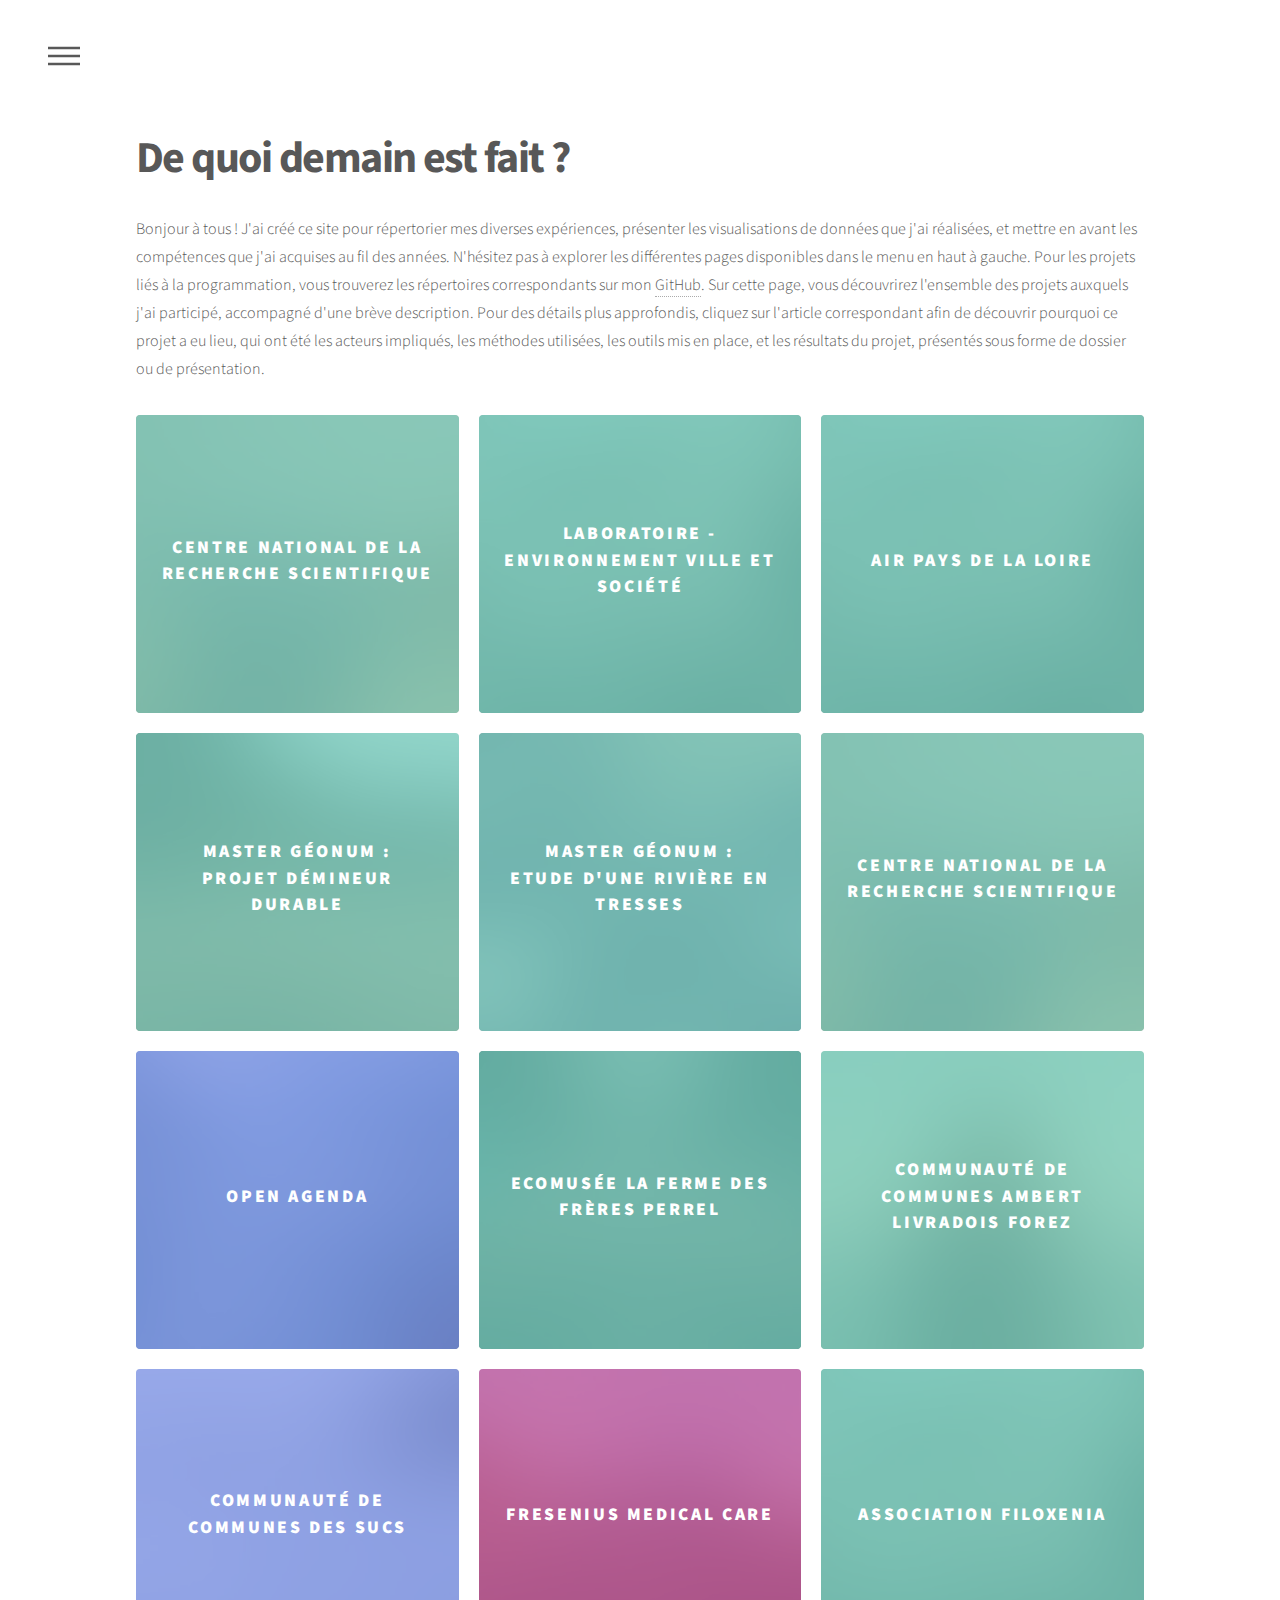
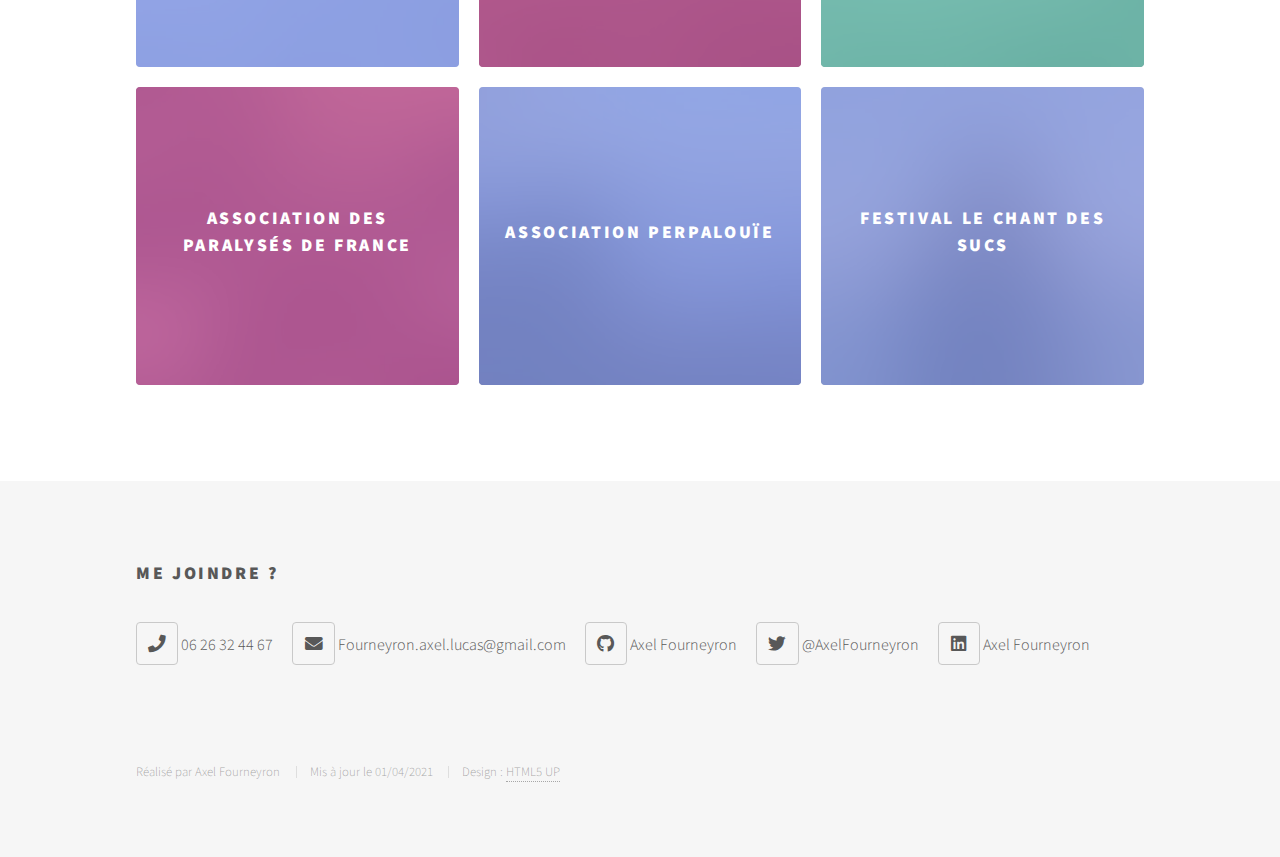
<file: index.html>
<!DOCTYPE HTML>
<html>
	<head>
		<title>Axel Fourneyron</title>
		<meta charset="utf-8" />
		<meta name="viewport" content="width=device-width, initial-scale=1, user-scalable=no" />
		<link rel="stylesheet" href="assets/css/main.css" />
		<noscript><link rel="stylesheet" href="assets/css/noscript.css" /></noscript>
	</head>
	<body class="is-preload">
		<!-- Wrapper -->
			<div id="wrapper">

				<!-- Header -->
					<header id="header">
						<div class="inner">
							<!-- Nav -->
								<nav>
									<ul>
										<li><a href="#menu">Menu</a></li>
									</ul>
								</nav>

						</div>
					</header>
					
				<!-- Menu -->
					<nav id="menu">
						<h2>Menu</h2>
						<ul>
							<li><a href="index.html">Projets réalisés</a></li>
							<li><a href="apropos.html">A propos de moi</a></li>
							<li><a href="document/CV_FOURNEYRON_AXEL.pdf" download="CV_FOURNEYRON_AXEL">Télécharger mon CV</a></li>
							<li><a href="dataviz.html">DataViz et Cartographie</a></li>
							<!--<li><a href="illustration.html">Dessin Numérique</a></li> -->
							<!-- <li><a href="avenir.html">Cuisine avec Mesh et Nawoul</a></li> -->
						</ul>
					</nav>

				<!-- Main -->
					<div id="main">
						<div class="inner">
							<header>
								<h1> De quoi demain est fait ? </h1>
								<p> Bonjour à tous ! J'ai créé ce site pour répertorier mes diverses expériences, présenter les visualisations de données que j'ai réalisées, et mettre en avant les compétences que j'ai acquises au fil des années. N'hésitez pas à explorer les différentes pages disponibles dans le menu en haut à gauche.
									Pour les projets liés à la programmation, vous trouverez les répertoires correspondants sur mon <a href="https://github.com/FourneyronA">GitHub</a>.
									Sur cette page, vous découvrirez l'ensemble des projets auxquels j'ai participé, accompagné d'une brève description. Pour des détails plus approfondis, cliquez sur l'article correspondant afin de découvrir pourquoi ce projet a eu lieu, qui ont été les acteurs impliqués, les méthodes utilisées, les outils mis en place, et les résultats du projet, présentés sous forme de dossier ou de présentation.
								</p>
							</header>
							<section class="tiles">


								<article class="style3">
									<span class="image">
										<img src="images/pic01.jpg" alt="" />
									</span>
									<a href="document/Projet SOFT.pptx" download="Presentation Projet SOFT.pptx">
										<h2>Centre National de la Recherche Scientifique</h2>
										<div class="content">
											<p>Réalisation d'étude géographique et sociologique pour 
											représenter les comportements des données participatives.</p>
												<i>Ingénieur Géomaticien  - 2 mois</i>

										</div>
									</a>
								</article>


								<article class="style3">
									<span class="image">
										<img src="images/pic07.jpg" alt="" />
									</span>
									<a href="#">
										<h2> Laboratoire - Environnement Ville et Société </h2>
										<div class="content">
											<p> Collecte, traitement et analyses de données pour 
												traiter la question de la pollution lumineuse 
													 et son impact environnemental.</p>
												<i> Chargé d'études <br> 4 mois </i>

										</div>
									</a>
								</article>
								
								
								
								
								<article class="style3">
									<span class="image">
										<img src="images/pic07.jpg" alt="" />
									</span>
									<a href="document/Presentation_Travaux_AIRPL.pdf" download="Présentation Travaux Qualité des données.pdf">
										<h2>Air Pays de la Loire</h2>
										<div class="content">
											<p>Développement d'indicateurs spatio-temporelles pour évaluer
												la qualité des données et faciliter la transition écologique.</p>
												<i>Ingénieur d'études environnementales <br> 6 mois </i>

										</div>
									</a>
								</article>

								<article class="style3">
									<span class="image">
										<img src="images/pic10.jpg " alt="" />
									</span>
									<a href="https://demineurdurable.github.io/DemineurDurable/">
										<h2>Master Géonum :<br> Projet Démineur Durable</h2>
										<div class="content">
											<p>Conception et développements d'une application cartographique,
												visant à valoriser les données de la qualité de l'air de façon ludique.</p>
												<i>Responsable développement - 3 mois</i>

										</div>
									</a>
								</article>

								<article class="style3">
									<span class="image">
										<img src="images/pic08.jpg " alt="" />
									</span>
									<a href="document/guide_technique_MNT.pdf" download="Guide Technique MNT Fourneyron_Axel.pdf">
										<h2>Master Géonum :<br> Etude d'une rivière en tresses
											 <br> </h2>
										<div class="content">
											<p>Réalisation d'un Modèle Numérique de Surface à partir de photos acquises par drône, <br>
											Estimation des paramètres impactant la qualités</p>
												<i> Ingénieur d’Etudes - 2 semaines</i>

										</div>
									</a>
								</article>



								<article class="style3">
									<span class="image">
										<img src="images/pic01.jpg" alt="" />
									</span>
									<a href="document/Projet SOFT.pptx" download="Presentation Projet SOFT.pptx">
										<h2>Centre National de la Recherche Scientifique</h2>
										<div class="content">
											<p>Analyses des comportements spatiaux des données de
												Faune France pour interpréter les sciences participatives.</p>
												<i>Analyste des données spatiales - 4 mois</i>

										</div>
									</a>
								</article>

								<article class="style6">
									<span class="image">
										<img src="images/pic02.jpg" alt="" />
									</span>
									<a href="document/Rendu_OpenAgenda.pdf" download="Audit OpenAgenda.pdf">
										<h2>Open agenda</h2>
										<div class="content">
											<p>Analyses et audit des données événementielles spatiales
												d'OpenAgenda dans l'objectif d'aider les collectivités à
												visualiser les événements de leurs territoires.</p>
												<i>Géomaticien - 3 mois</i>
										</div>
									</a>
								</article>

								<article class="style3">
									<span class="image">
										<img src="images/pic03.jpg" alt="" />
									</span>
									<a href="document/Projet_EcoMusee.pdf" download="Projet écomusée Ferme des Frères PERREL.pdf">
										<h2>Ecomusée la Ferme des frères Perrel</h2>
										<div class="content">
											<p>Organisation d'un événement répondant aux
												problématiques de la structure et du territoire.</p>
												<i>Responsable montage de projet - 2 mois </i>
										</div>
									</a>
								</article>
								<article class="style3">
									<span class="image">
										<img src="images/pic04.jpg" alt="" />
									</span>
									<a href="document/Soutenance_Ambert.pdf" download="Soutenance Ambert Déchets verts.pdf">
										
										<h2>Communauté de Communes Ambert
											Livradois Forez</h2>
										<div class="content">
											<p>Gestion d'un projet de revalorisation des déchets verts sur 58
												communes par la mutualisation d'équipements.</p>
												<i>Chargé de mission - 3 mois</i>
										</div>
									</a>
								</article>

								<article class="style6">
									<span class="image">
										<img src="images/pic05.jpg" alt="" />
									</span>
									<a href="document/Diagnostic_culturel.pdf" download="Diagnostic Territorial.pdf">
										<h2>Communauté de Communes des Sucs</h2>
										<div class="content">
											<p>Réalisation d'un diagnostic territorial avec le recensement
												des actions et équipements culturels et la réflexion sur la
												prise de compétence culturelle..</p>
											<i>Chargé de développement local - 3 mois</i>
										</div>
									</a>
								</article>

								<article class="style4">
									<span class="image">
										<img src="images/pic06.jpg" alt="" />
									</span>
									<a>
										<h2>Fresenius Medical Care</h2>
										<div class="content">
											<p>Développement de supervision informatique.
												Membre du service informatique interne.</p>
											<i>Assitant informatique - 1 an</i>
										</div>
									</a>
								</article>

								<article class="style3">
									<span class="image">
										<img src="images/pic07.jpg" alt="" />
									</span>
									<a href="document/Presentation_Voyage.pdf"  download="Presentation Voyage.pdf">
										<h2>Association Filoxenia</h2>
										<div class="content">
											<p>Voyage de coopération internationale en Grèce, réalisation de sensibilisation à l'environnement.</p>
											<i>Animateur et Organisateur - 2 semaines </i>
										</div>
									</a>
								</article>

								<article class="style4">
									<span class="image">
										<img src="images/pic08.jpg" alt="" />
									</span>
									<a >
										<h2>Association des Paralysés de France </h2>
										<div class="content">
											<p>Développement d'un site web dynamique et formation à la prise en main des outils informatiques.</p>
											<i> Développeur web - 3 mois </i>
										</div>
									</a>
								</article>

							
								<article class="style6">
									<span class="image">
										<img src="images/pic12.jpg" alt="" />
									</span>
									<a href="document/ChoisirSonAssiette.pdf" download="Choisir Son Assiette.pdf">
										<h2>Association Perpalouïe</h2>
										<div class="content">
											<p>Création de l'événement "Choisir son assiette" pour mettre en avant les produits locaux et éthiques mais aussi sensibiliser aux gaspillages alimentaires.</p>
											<i>Organisateur - 2 mois</i>
										</div>
									</a>
								</article>

								<article class="style6">
									<span class="image">
										<img src="images/pic04.jpg" alt="" />
									</span>
									<a>
										<h2> Festival Le Chant des Sucs</h2>
										<div class="content">
											<p>Coordination des structures culturelles afin de valoriser la culture sur un territoire à l'aide de partenaires locaux.</p>
												<i>Coordinateur du projet - 3 mois</i>
										</div>
									</a>
								</article>								
							</section>
						</div>
					</div>

				<!-- Footer -->
					<footer id="footer">
						<div class="inner">
						<!-- 	<section>
								<h2>Get in touch</h2>
								<form method="post" action="#">
									<div class="fields">
										<div class="field half">
											<input type="text" name="name" id="name" placeholder="Name" />
										</div>
										<div class="field half">
											<input type="email" name="email" id="email" placeholder="Email" />
										</div>
										<div class="field">
											<textarea name="message" id="message" placeholder="Message"></textarea>
										</div>
									</div>
									<ul class="actions">
										<li><input type="submit" value="Send" class="primary" /></li>
									</ul>
								</form>
							</section> -->
					
								<h2>Me joindre ? </h2>
								<ul class="icons">
									
									<li><a class="icon solid style2 fa-phone"> <span class="label">Phone</span></a>  06 26 32 44 67</li>
									<li><a  class="icon solid style2 fa-envelope"><span class="label">Email</span></a>  Fourneyron.axel.lucas@gmail.com</li>
									<li><a href="https://github.com/FourneyronA" class="icon brands style2 fa-github"><span class="label">GitHub</span></a> Axel Fourneyron</li>
									<li><a href="https://twitter.com/AxelFourneyron" class="icon brands style2 fa-twitter"><span class="label">Twitter</span></a> @AxelFourneyron</li>
									<li><a href="https://www.linkedin.com/in/axel-fourneyron-106a21122/" class="icon brands style2 fa-linkedin"><span class="label">linkedin</span></a> Axel Fourneyron</li>
								</ul>

								<ul class="copyright">
									<li> Réalisé par Axel Fourneyron </li>
									<li> Mis à jour le 01/04/2021 </li>
									<li> Design : <a href="http://html5up.net">HTML5 UP</a></li>
								</ul>
							
							
						</div>
					</footer>

			</div>

		<!-- Scripts -->
			<script src="assets/js/jquery.min.js"></script>
			<script src="assets/js/browser.min.js"></script>
			<script src="assets/js/breakpoints.min.js"></script>
			<script src="assets/js/util.js"></script>
			<script src="assets/js/main.js"></script>

	</body>
</html>
</file>
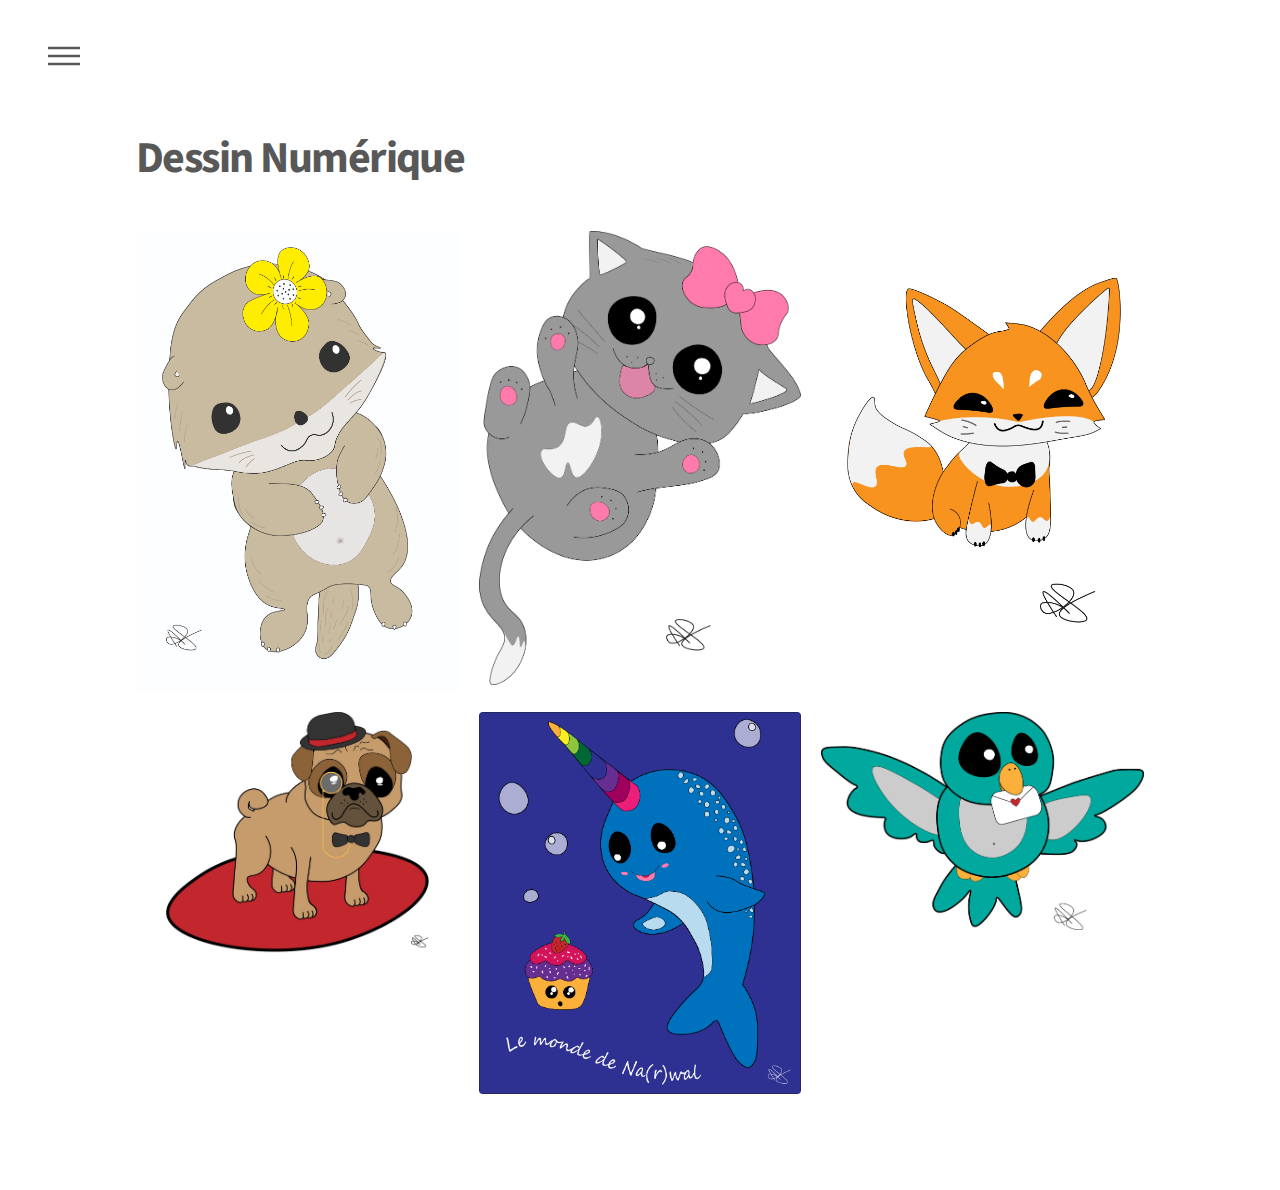
<file: illustration.html>
<!DOCTYPE HTML>
<!--
	Phantom by HTML5 UP
	html5up.net | @ajlkn
	Free for personal and commercial use under the CCA 3.0 license (html5up.net/license)
-->
<html>
	<head>
		<title>Site Axel Fourneyron</title>
		<meta charset="utf-8" />
		<meta name="viewport" content="width=device-width, initial-scale=1, user-scalable=no" />
		<link rel="stylesheet" href="assets/css/main.css" />

		<noscript><link rel="stylesheet" href="assets/css/noscript.css" /></noscript>

	</head>
	<body class="is-preload">
		<!-- Wrapper -->
			<div id="wrapper">

				<!-- Header -->
					<header id="header">
						<div class="inner">
							<!-- Nav -->
								<nav>
									<ul>
										<li><a href="#menu">Menu</a></li>
									</ul>
								</nav>

						</div>
					</header>
					
				<!-- Menu -->
					<nav id="menu">
						<h2>Menu</h2>
						<ul>
							<li><a href="index.html">Projets réalisés</a></li>
							<li><a href="apropos.html">A propos de moi</a></li>
							<li><a href="document/CV_FOURNEYRON_AXEL.pdf" download="CV_FOURNEYRON_AXEL">Télécharger mon CV</a></li>
							<li><a href="dataviz.html">DataViz et Cartographie</a></li>
							<li><a href="illustration.html">Dessin Numérique</a></li>
						</ul>
					</nav>
		
		<!-- Main -->
		<div id="main">
				<div class="inner">
					<h1>Dessin Numérique</h1>	
							<section class="tiles">
		
								<article>
									<span class="image999">
										<img src="images/datart/Loutre.jpg" alt="Loutre" >
									</span>
								</article>
								
								<article>
										<span class="image999">
										<img src="images/datart/chat.jpg" alt="chat" >
									</span>
								</article>
								<article>
									<span class="image999">
										<img src="images/datart/Renard.jpg" alt="Loutre">
									</span>
								</article>
								<article>
									<span class="image999">
										<img src="images/datart/WOUAF.jpg" alt="Carlin">
									</span>
								</article>
								
								<article>
									<span class="image999">
										<img src="images/datart/Narwal.jpg" alt="Carlin">
									</span>
								</article>

								<article>
									<span class="image999">
										<img src="images/datart/Oiseaux.jpg" alt="Carlin">
									</span>
								</article>
								
								
							</section>

						


					</div>
			</div>


		<!-- Scripts -->
			<script src="assets/js/jquery.min.js"></script>
			<script src="assets/js/browser.min.js"></script>
			<script src="assets/js/breakpoints.min.js"></script>
			<script src="assets/js/util.js"></script>
			<script src="assets/js/main.js"></script>


	</body>
</html>
</file>
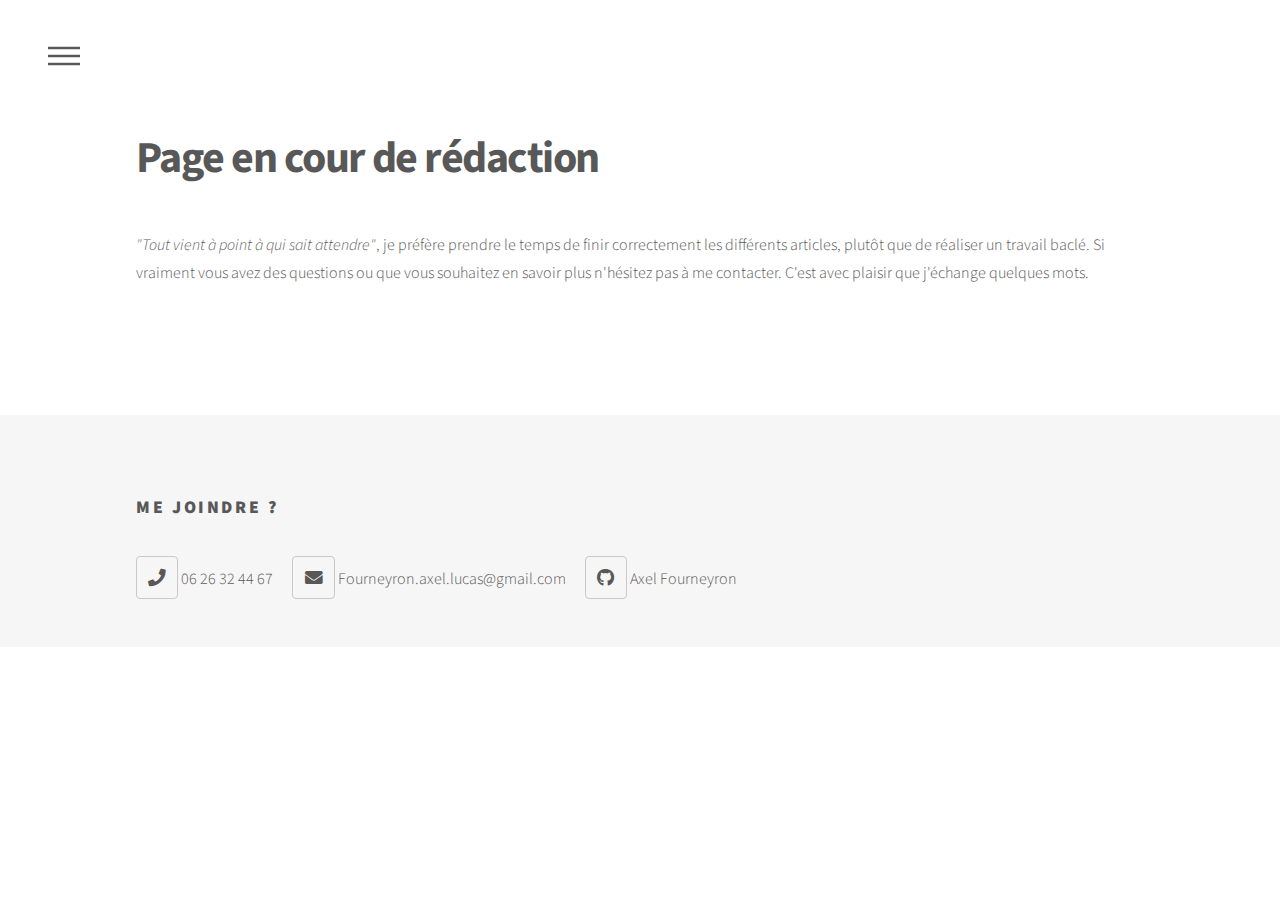
<file: Projets.html>
<!DOCTYPE HTML>
<html>
	<head>
		<title>Axel Fourneyron</title>
		<meta charset="utf-8" />
		<meta name="viewport" content="width=device-width, initial-scale=1, user-scalable=no" />
		<link rel="stylesheet" href="assets/css/main.css" />
		<noscript><link rel="stylesheet" href="assets/css/noscript.css" /></noscript>
	</head>
	<body class="is-preload">
		<!-- Wrapper -->
			<div id="wrapper">

				<!-- Header -->
					<header id="header">
						<div class="inner">
						<!-- Nav -->
							<nav>
							<ul>
								<li><a href="#menu">Menu</a></li>
							</ul>
							</nav>
						</div>
					</header>
					
				<!-- Menu -->
					<nav id="menu">
						<h2>Menu</h2>
						<ul>
							<li><a href="index.html">Accueil</a></li>
							<li><a href="Projets.html">Projets réalisés</a></li>
							<li><a href="concerts.html">New's concerts & festivals</a></li>
							<li><a href="apropos.html">A propose de moi</a></li>
							<li><a href="document/CV_FOURNEYRON_AXEL.pdf" download="CV_FOURNEYRON_AXEL">Télécharger mon CV</a></li>
						</ul>
					</nav>
				<!-- Main -->
					<div id="main">
						<div class="inner">
							<h1>Page en cour de rédaction</h1>

							<!-- <span class="image main"><img src="images/pic13.jpg" alt="" /></span>-->
							<p><i>"Tout vient à point à qui sait attendre"</i>, je préfère prendre le temps de finir correctement les différents articles, plutôt que de réaliser un travail baclé. Si vraiment vous avez des questions ou que vous souhaitez en savoir plus n'hésitez pas à me contacter. C'est avec plaisir que j'échange quelques mots.</p>
						</div>
					</div>



				<!-- Footer -->
				<footer id="footer">
					<div class="inner">
						<section>
							<h2>Me joindre ? </h2>
							<ul class="icons">
								<li><a class="icon solid style2 fa-phone"> <span class="label">Phone</span></a>  06 26 32 44 67</li>
								<li><a class="icon solid style2 fa-envelope"><span class="label">Email</span></a>  Fourneyron.axel.lucas@gmail.com</li>
								<li><a href="https://github.com/FourneyronA" class="icon brands style2 fa-github"><span class="label">GitHub</span></a> Axel Fourneyron</li>
							</ul>
						</section>
					
					</div>
				</footer>

			</div>

		<!-- Scripts -->
			<script src="assets/js/jquery.min.js"></script>
			<script src="assets/js/browser.min.js"></script>
			<script src="assets/js/breakpoints.min.js"></script>
			<script src="assets/js/util.js"></script>
			<script src="assets/js/main.js"></script>

	</body>
</html>
</file>
<file: assets/css/noscript.css>
/*
	Phantom by HTML5 UP
	html5up.net | @ajlkn
	Free for personal and commercial use under the CCA 3.0 license (html5up.net/license)
*/

/* Tiles */

	body.is-preload .tiles article {
		-moz-transform: none;
		-webkit-transform: none;
		-ms-transform: none;
		transform: none;
		opacity: 1;
	}
</file>
<file: assets/css/main.css>
@import url(fontawesome-all.min.css);
@import url("https://fonts.googleapis.com/css?family=Source+Sans+Pro:300,700,900");

/*
	Phantom by HTML5 UP
	html5up.net | @ajlkn
	Free for personal and commercial use under the CCA 3.0 license (html5up.net/license)
*/

html, body, div, span, applet, object,
iframe, h1, h2, h3, h4, h5, h6, p, blockquote,
pre, a, abbr, acronym, address, big, cite,
code, del, dfn, em, img, ins, kbd, q, s, samp,
small, strike, strong, sub, sup, tt, var, b,
u, i, center, dl, dt, dd, ol, ul, li, fieldset,
form, label, legend, table, caption, tbody,
tfoot, thead, tr, th, td, article, aside,
canvas, details, embed, figure, figcaption,
footer, header, hgroup, menu, nav, output, ruby,
section, summary, time, mark, audio, video {
	margin: 0;
	padding: 0;
	border: 0;
	font-size: 100%;
	font: inherit;
	vertical-align: baseline;}

article, aside, details, figcaption, figure,
footer, header, hgroup, menu, nav, section {
	display: block;}

body {
	line-height: 1;
}

ol, ul {
	list-style: none;
}

blockquote, q {
	quotes: none;
}

	blockquote:before, blockquote:after, q:before, q:after {
		content: '';
		content: none;
	}

table {
	border-collapse: collapse;
	border-spacing: 0;
}

body {
	-webkit-text-size-adjust: none;
}

mark {
	background-color: transparent;
	color: inherit;
}

input::-moz-focus-inner {
	border: 0;
	padding: 0;
}

input, select, textarea {
	-moz-appearance: none;
	-webkit-appearance: none;
	-ms-appearance: none;
	appearance: none;
}

/* Basic */

	@-ms-viewport {
		width: device-width;
	}

	body {
		-ms-overflow-style: scrollbar;
	}

	@media screen and (max-width: 480px) {

		html, body {
			min-width: 320px;
		}

	}

	html {
		box-sizing: border-box;
	}

	*, *:before, *:after {
		box-sizing: inherit;
	}

	body {
		background: #ffffff;
	}

		body.is-preload *, body.is-preload *:before, body.is-preload *:after {
			-moz-animation: none !important;
			-webkit-animation: none !important;
			-ms-animation: none !important;
			animation: none !important;
			-moz-transition: none !important;
			-webkit-transition: none !important;
			-ms-transition: none !important;
			transition: none !important;
		}

/* Type */

	body, input, select, textarea {
		color: #585858;
		font-family: "Source Sans Pro", Helvetica, sans-serif;
		font-size: 16pt;
		font-weight: 300;
		line-height: 1.75;
	}

		@media screen and (max-width: 1680px) {

			body, input, select, textarea {
				font-size: 14pt;
			}

		}

		@media screen and (max-width: 1280px) {

			body, input, select, textarea {
				font-size: 12pt;
			}

		}

	a {
		-moz-transition: border-bottom-color 0.2s ease, color 0.2s ease;
		-webkit-transition: border-bottom-color 0.2s ease, color 0.2s ease;
		-ms-transition: border-bottom-color 0.2s ease, color 0.2s ease;
		transition: border-bottom-color 0.2s ease, color 0.2s ease;
		text-decoration: none;
		color: #585858;
		border-bottom: dotted 1px rgba(88, 88, 88, 0.5);
	}

		a:hover {
			border-bottom-color: transparent;
			color: #54df42 !important;
		}

	strong, b {
		font-weight: 900;
	}

	em, i {
		font-style: italic;
	}

	p {
		margin: 0 0 2em 0;
	}

	h1 {
		font-size: 2.75em;
		font-weight: 700;
		line-height: 1.3;
		margin: 0 0 1em 0;
		letter-spacing: -0.035em;
	}

		h1 a {
			color: inherit;
		}

		@media screen and (max-width: 736px) {

			h1 {
				font-size: 2em;
				margin: 0 0 1em 0;
			}

		}

		@media screen and (max-width: 360px) {

			h1 {
				font-size: 1.75em;
			}

		}

	h2, h3, h4, h5, h6 {
		font-weight: 900;
		line-height: 1.5;
		margin: 0 0 2em 0;
		text-transform: uppercase;
		letter-spacing: 0.15em;
	}

		h2 a, h3 a, h4 a, h5 a, h6 a {
			color: inherit;
		}

	h2 {
		font-size: 1.1em;
	}

	h3 {
		font-size: 1em;
	}

	h4 {
		font-size: 0.8em;
	}

	h5 {
		font-size: 0.8em;
	}

	h6 {
		font-size: 0.8em;
	}

	@media screen and (max-width: 980px) {

		h1 br, h2 br, h3 br, h4 br, h5 br, h6 br {
			display: none;
		}

	}

	@media screen and (max-width: 736px) {

		h2 {
			font-size: 1em;
		}

		h3 {
			font-size: 0.8em;
		}

	}

	sub {
		font-size: 0.8em;
		position: relative;
		top: 0.5em;
	}

	sup {
		font-size: 0.8em;
		position: relative;
		top: -0.5em;
	}

	blockquote {
		border-left: solid 4px #c9c9c9;
		font-style: italic;
		margin: 0 0 2em 0;
		padding: 0.5em 0 0.5em 2em;
	}

	code {
		background: rgba(144, 144, 144, 0.075);
		border-radius: 4px;
		border: solid 1px #c9c9c9;
		font-family: "Courier New", monospace;
		font-size: 0.9em;
		margin: 0 0.25em;
		padding: 0.25em 0.65em;
	}

	pre {
		-webkit-overflow-scrolling: touch;
		font-family: "Courier New", monospace;
		font-size: 0.9em;
		margin: 0 0 2em 0;
	}

		pre code {
			display: block;
			line-height: 1.75;
			padding: 1em 1.5em;
			overflow-x: auto;
		}

	hr {
		border: 0;
		border-bottom: solid 1px #c9c9c9;
		margin: 2em 0;
	}

		hr.major {
			margin: 3em 0;
		}

	.align-left {
		text-align: left;
	}

	.align-center {
		text-align: center;
	}

	.align-right {
		text-align: right;
	}

/* Row */

	.row {
		display: flex;
		flex-wrap: wrap;
		box-sizing: border-box;
		align-items: stretch;
	}

		.row > * {
			box-sizing: border-box;
		}

		.row.gtr-uniform > * > :last-child {
			margin-bottom: 0;
		}

		.row.aln-left {
			justify-content: flex-start;
		}

		.row.aln-center {
			justify-content: center;
		}

		.row.aln-right {
			justify-content: flex-end;
		}

		.row.aln-top {
			align-items: flex-start;
		}

		.row.aln-middle {
			align-items: center;
		}

		.row.aln-bottom {
			align-items: flex-end;
		}

		.row > .imp {
			order: -1;
		}

		.row > .col-1 {
			width: 8.33333%;
		}

		.row > .off-1 {
			margin-left: 8.33333%;
		}

		.row > .col-2 {
			width: 16.66667%;
		}

		.row > .off-2 {
			margin-left: 16.66667%;
		}

		.row > .col-3 {
			width: 25%;
		}

		.row > .off-3 {
			margin-left: 25%;
		}

		.row > .col-4 {
			width: 33.33333%;
		}

		.row > .off-4 {
			margin-left: 33.33333%;
		}

		.row > .col-5 {
			width: 41.66667%;
		}

		.row > .off-5 {
			margin-left: 41.66667%;
		}

		.row > .col-6 {
			width: 50%;
		}

		.row > .off-6 {
			margin-left: 50%;
		}

		.row > .col-7 {
			width: 58.33333%;
		}

		.row > .off-7 {
			margin-left: 58.33333%;
		}

		.row > .col-8 {
			width: 66.66667%;
		}

		.row > .off-8 {
			margin-left: 66.66667%;
		}

		.row > .col-9 {
			width: 75%;
		}

		.row > .off-9 {
			margin-left: 75%;
		}

		.row > .col-10 {
			width: 83.33333%;
		}

		.row > .off-10 {
			margin-left: 83.33333%;
		}

		.row > .col-11 {
			width: 91.66667%;
		}

		.row > .off-11 {
			margin-left: 91.66667%;
		}

		.row > .col-12 {
			width: 100%;
		}

		.row > .off-12 {
			margin-left: 100%;
		}

		.row.gtr-0 {
			margin-top: 0;
			margin-left: 0em;
		}

			.row.gtr-0 > * {
				padding: 0 0 0 0em;
			}

			.row.gtr-0.gtr-uniform {
				margin-top: 0em;
			}

				.row.gtr-0.gtr-uniform > * {
					padding-top: 0em;
				}

		.row.gtr-25 {
			margin-top: 0;
			margin-left: -0.5em;
		}

			.row.gtr-25 > * {
				padding: 0 0 0 0.5em;
			}

			.row.gtr-25.gtr-uniform {
				margin-top: -0.5em;
			}

				.row.gtr-25.gtr-uniform > * {
					padding-top: 0.5em;
				}

		.row.gtr-50 {
			margin-top: 0;
			margin-left: -1em;
		}

			.row.gtr-50 > * {
				padding: 0 0 0 1em;
			}

			.row.gtr-50.gtr-uniform {
				margin-top: -1em;
			}

				.row.gtr-50.gtr-uniform > * {
					padding-top: 1em;
				}

		.row {
			margin-top: 0;
			margin-left: -2em;
		}

			.row > * {
				padding: 0 0 0 2em;
			}

			.row.gtr-uniform {
				margin-top: -2em;
			}

				.row.gtr-uniform > * {
					padding-top: 2em;
				}

		.row.gtr-150 {
			margin-top: 0;
			margin-left: -3em;
		}

			.row.gtr-150 > * {
				padding: 0 0 0 3em;
			}

			.row.gtr-150.gtr-uniform {
				margin-top: -3em;
			}

				.row.gtr-150.gtr-uniform > * {
					padding-top: 3em;
				}

		.row.gtr-200 {
			margin-top: 0;
			margin-left: -4em;
		}

			.row.gtr-200 > * {
				padding: 0 0 0 4em;
			}

			.row.gtr-200.gtr-uniform {
				margin-top: -4em;
			}

				.row.gtr-200.gtr-uniform > * {
					padding-top: 4em;
				}

		@media screen and (max-width: 1680px) {

			.row {
				display: flex;
				flex-wrap: wrap;
				box-sizing: border-box;
				align-items: stretch;
			}

				.row > * {
					box-sizing: border-box;
				}

				.row.gtr-uniform > * > :last-child {
					margin-bottom: 0;
				}

				.row.aln-left {
					justify-content: flex-start;
				}

				.row.aln-center {
					justify-content: center;
				}

				.row.aln-right {
					justify-content: flex-end;
				}

				.row.aln-top {
					align-items: flex-start;
				}

				.row.aln-middle {
					align-items: center;
				}

				.row.aln-bottom {
					align-items: flex-end;
				}

				.row > .imp-xlarge {
					order: -1;
				}

				.row > .col-1-xlarge {
					width: 8.33333%;
				}

				.row > .off-1-xlarge {
					margin-left: 8.33333%;
				}

				.row > .col-2-xlarge {
					width: 16.66667%;
				}

				.row > .off-2-xlarge {
					margin-left: 16.66667%;
				}

				.row > .col-3-xlarge {
					width: 25%;
				}

				.row > .off-3-xlarge {
					margin-left: 25%;
				}

				.row > .col-4-xlarge {
					width: 33.33333%;
				}

				.row > .off-4-xlarge {
					margin-left: 33.33333%;
				}

				.row > .col-5-xlarge {
					width: 41.66667%;
				}

				.row > .off-5-xlarge {
					margin-left: 41.66667%;
				}

				.row > .col-6-xlarge {
					width: 50%;
				}

				.row > .off-6-xlarge {
					margin-left: 50%;
				}

				.row > .col-7-xlarge {
					width: 58.33333%;
				}

				.row > .off-7-xlarge {
					margin-left: 58.33333%;
				}

				.row > .col-8-xlarge {
					width: 66.66667%;
				}

				.row > .off-8-xlarge {
					margin-left: 66.66667%;
				}

				.row > .col-9-xlarge {
					width: 75%;
				}

				.row > .off-9-xlarge {
					margin-left: 75%;
				}

				.row > .col-10-xlarge {
					width: 83.33333%;
				}

				.row > .off-10-xlarge {
					margin-left: 83.33333%;
				}

				.row > .col-11-xlarge {
					width: 91.66667%;
				}

				.row > .off-11-xlarge {
					margin-left: 91.66667%;
				}

				.row > .col-12-xlarge {
					width: 100%;
				}

				.row > .off-12-xlarge {
					margin-left: 100%;
				}

				.row.gtr-0 {
					margin-top: 0;
					margin-left: 0em;
				}

					.row.gtr-0 > * {
						padding: 0 0 0 0em;
					}

					.row.gtr-0.gtr-uniform {
						margin-top: 0em;
					}

						.row.gtr-0.gtr-uniform > * {
							padding-top: 0em;
						}

				.row.gtr-25 {
					margin-top: 0;
					margin-left: -0.5em;
				}

					.row.gtr-25 > * {
						padding: 0 0 0 0.5em;
					}

					.row.gtr-25.gtr-uniform {
						margin-top: -0.5em;
					}

						.row.gtr-25.gtr-uniform > * {
							padding-top: 0.5em;
						}

				.row.gtr-50 {
					margin-top: 0;
					margin-left: -1em;
				}

					.row.gtr-50 > * {
						padding: 0 0 0 1em;
					}

					.row.gtr-50.gtr-uniform {
						margin-top: -1em;
					}

						.row.gtr-50.gtr-uniform > * {
							padding-top: 1em;
						}

				.row {
					margin-top: 0;
					margin-left: -2em;
				}

					.row > * {
						padding: 0 0 0 2em;
					}

					.row.gtr-uniform {
						margin-top: -2em;
					}

						.row.gtr-uniform > * {
							padding-top: 2em;
						}

				.row.gtr-150 {
					margin-top: 0;
					margin-left: -3em;
				}

					.row.gtr-150 > * {
						padding: 0 0 0 3em;
					}

					.row.gtr-150.gtr-uniform {
						margin-top: -3em;
					}

						.row.gtr-150.gtr-uniform > * {
							padding-top: 3em;
						}

				.row.gtr-200 {
					margin-top: 0;
					margin-left: -4em;
				}

					.row.gtr-200 > * {
						padding: 0 0 0 4em;
					}

					.row.gtr-200.gtr-uniform {
						margin-top: -4em;
					}

						.row.gtr-200.gtr-uniform > * {
							padding-top: 4em;
						}

		}

		@media screen and (max-width: 1280px) {

			.row {
				display: flex;
				flex-wrap: wrap;
				box-sizing: border-box;
				align-items: stretch;
			}

				.row > * {
					box-sizing: border-box;
				}

				.row.gtr-uniform > * > :last-child {
					margin-bottom: 0;
				}

				.row.aln-left {
					justify-content: flex-start;
				}

				.row.aln-center {
					justify-content: center;
				}

				.row.aln-right {
					justify-content: flex-end;
				}

				.row.aln-top {
					align-items: flex-start;
				}

				.row.aln-middle {
					align-items: center;
				}

				.row.aln-bottom {
					align-items: flex-end;
				}

				.row > .imp-large {
					order: -1;
				}

				.row > .col-1-large {
					width: 8.33333%;
				}

				.row > .off-1-large {
					margin-left: 8.33333%;
				}

				.row > .col-2-large {
					width: 16.66667%;
				}

				.row > .off-2-large {
					margin-left: 16.66667%;
				}

				.row > .col-3-large {
					width: 25%;
				}

				.row > .off-3-large {
					margin-left: 25%;
				}

				.row > .col-4-large {
					width: 33.33333%;
				}

				.row > .off-4-large {
					margin-left: 33.33333%;
				}

				.row > .col-5-large {
					width: 41.66667%;
				}

				.row > .off-5-large {
					margin-left: 41.66667%;
				}

				.row > .col-6-large {
					width: 50%;
				}

				.row > .off-6-large {
					margin-left: 50%;
				}

				.row > .col-7-large {
					width: 58.33333%;
				}

				.row > .off-7-large {
					margin-left: 58.33333%;
				}

				.row > .col-8-large {
					width: 66.66667%;
				}

				.row > .off-8-large {
					margin-left: 66.66667%;
				}

				.row > .col-9-large {
					width: 75%;
				}

				.row > .off-9-large {
					margin-left: 75%;
				}

				.row > .col-10-large {
					width: 83.33333%;
				}

				.row > .off-10-large {
					margin-left: 83.33333%;
				}

				.row > .col-11-large {
					width: 91.66667%;
				}

				.row > .off-11-large {
					margin-left: 91.66667%;
				}

				.row > .col-12-large {
					width: 100%;
				}

				.row > .off-12-large {
					margin-left: 100%;
				}

				.row.gtr-0 {
					margin-top: 0;
					margin-left: 0em;
				}

					.row.gtr-0 > * {
						padding: 0 0 0 0em;
					}

					.row.gtr-0.gtr-uniform {
						margin-top: 0em;
					}

						.row.gtr-0.gtr-uniform > * {
							padding-top: 0em;
						}

				.row.gtr-25 {
					margin-top: 0;
					margin-left: -0.5em;
				}

					.row.gtr-25 > * {
						padding: 0 0 0 0.5em;
					}

					.row.gtr-25.gtr-uniform {
						margin-top: -0.5em;
					}

						.row.gtr-25.gtr-uniform > * {
							padding-top: 0.5em;
						}

				.row.gtr-50 {
					margin-top: 0;
					margin-left: -1em;
				}

					.row.gtr-50 > * {
						padding: 0 0 0 1em;
					}

					.row.gtr-50.gtr-uniform {
						margin-top: -1em;
					}

						.row.gtr-50.gtr-uniform > * {
							padding-top: 1em;
						}

				.row {
					margin-top: 0;
					margin-left: -2em;
				}

					.row > * {
						padding: 0 0 0 2em;
					}

					.row.gtr-uniform {
						margin-top: -2em;
					}

						.row.gtr-uniform > * {
							padding-top: 2em;
						}

				.row.gtr-150 {
					margin-top: 0;
					margin-left: -3em;
				}

					.row.gtr-150 > * {
						padding: 0 0 0 3em;
					}

					.row.gtr-150.gtr-uniform {
						margin-top: -3em;
					}

						.row.gtr-150.gtr-uniform > * {
							padding-top: 3em;
						}

				.row.gtr-200 {
					margin-top: 0;
					margin-left: -4em;
				}

					.row.gtr-200 > * {
						padding: 0 0 0 4em;
					}

					.row.gtr-200.gtr-uniform {
						margin-top: -4em;
					}

						.row.gtr-200.gtr-uniform > * {
							padding-top: 4em;
						}

		}

		@media screen and (max-width: 980px) {

			.row {
				display: flex;
				flex-wrap: wrap;
				box-sizing: border-box;
				align-items: stretch;
			}

				.row > * {
					box-sizing: border-box;
				}

				.row.gtr-uniform > * > :last-child {
					margin-bottom: 0;
				}

				.row.aln-left {
					justify-content: flex-start;
				}

				.row.aln-center {
					justify-content: center;
				}

				.row.aln-right {
					justify-content: flex-end;
				}

				.row.aln-top {
					align-items: flex-start;
				}

				.row.aln-middle {
					align-items: center;
				}

				.row.aln-bottom {
					align-items: flex-end;
				}

				.row > .imp-medium {
					order: -1;
				}

				.row > .col-1-medium {
					width: 8.33333%;
				}

				.row > .off-1-medium {
					margin-left: 8.33333%;
				}

				.row > .col-2-medium {
					width: 16.66667%;
				}

				.row > .off-2-medium {
					margin-left: 16.66667%;
				}

				.row > .col-3-medium {
					width: 25%;
				}

				.row > .off-3-medium {
					margin-left: 25%;
				}

				.row > .col-4-medium {
					width: 33.33333%;
				}

				.row > .off-4-medium {
					margin-left: 33.33333%;
				}

				.row > .col-5-medium {
					width: 41.66667%;
				}

				.row > .off-5-medium {
					margin-left: 41.66667%;
				}

				.row > .col-6-medium {
					width: 50%;
				}

				.row > .off-6-medium {
					margin-left: 50%;
				}

				.row > .col-7-medium {
					width: 58.33333%;
				}

				.row > .off-7-medium {
					margin-left: 58.33333%;
				}

				.row > .col-8-medium {
					width: 66.66667%;
				}

				.row > .off-8-medium {
					margin-left: 66.66667%;
				}

				.row > .col-9-medium {
					width: 75%;
				}

				.row > .off-9-medium {
					margin-left: 75%;
				}

				.row > .col-10-medium {
					width: 83.33333%;
				}

				.row > .off-10-medium {
					margin-left: 83.33333%;
				}

				.row > .col-11-medium {
					width: 91.66667%;
				}

				.row > .off-11-medium {
					margin-left: 91.66667%;
				}

				.row > .col-12-medium {
					width: 100%;
				}

				.row > .off-12-medium {
					margin-left: 100%;
				}

				.row.gtr-0 {
					margin-top: 0;
					margin-left: 0em;
				}

					.row.gtr-0 > * {
						padding: 0 0 0 0em;
					}

					.row.gtr-0.gtr-uniform {
						margin-top: 0em;
					}

						.row.gtr-0.gtr-uniform > * {
							padding-top: 0em;
						}

				.row.gtr-25 {
					margin-top: 0;
					margin-left: -0.375em;
				}

					.row.gtr-25 > * {
						padding: 0 0 0 0.375em;
					}

					.row.gtr-25.gtr-uniform {
						margin-top: -0.375em;
					}

						.row.gtr-25.gtr-uniform > * {
							padding-top: 0.375em;
						}

				.row.gtr-50 {
					margin-top: 0;
					margin-left: -0.75em;
				}

					.row.gtr-50 > * {
						padding: 0 0 0 0.75em;
					}

					.row.gtr-50.gtr-uniform {
						margin-top: -0.75em;
					}

						.row.gtr-50.gtr-uniform > * {
							padding-top: 0.75em;
						}

				.row {
					margin-top: 0;
					margin-left: -1.5em;
				}

					.row > * {
						padding: 0 0 0 1.5em;
					}

					.row.gtr-uniform {
						margin-top: -1.5em;
					}

						.row.gtr-uniform > * {
							padding-top: 1.5em;
						}

				.row.gtr-150 {
					margin-top: 0;
					margin-left: -2.25em;
				}

					.row.gtr-150 > * {
						padding: 0 0 0 2.25em;
					}

					.row.gtr-150.gtr-uniform {
						margin-top: -2.25em;
					}

						.row.gtr-150.gtr-uniform > * {
							padding-top: 2.25em;
						}

				.row.gtr-200 {
					margin-top: 0;
					margin-left: -3em;
				}

					.row.gtr-200 > * {
						padding: 0 0 0 3em;
					}

					.row.gtr-200.gtr-uniform {
						margin-top: -3em;
					}

						.row.gtr-200.gtr-uniform > * {
							padding-top: 3em;
						}

		}

		@media screen and (max-width: 736px) {

			.row {
				display: flex;
				flex-wrap: wrap;
				box-sizing: border-box;
				align-items: stretch;
			}

				.row > * {
					box-sizing: border-box;
				}

				.row.gtr-uniform > * > :last-child {
					margin-bottom: 0;
				}

				.row.aln-left {
					justify-content: flex-start;
				}

				.row.aln-center {
					justify-content: center;
				}

				.row.aln-right {
					justify-content: flex-end;
				}

				.row.aln-top {
					align-items: flex-start;
				}

				.row.aln-middle {
					align-items: center;
				}

				.row.aln-bottom {
					align-items: flex-end;
				}

				.row > .imp-small {
					order: -1;
				}

				.row > .col-1-small {
					width: 8.33333%;
				}

				.row > .off-1-small {
					margin-left: 8.33333%;
				}

				.row > .col-2-small {
					width: 16.66667%;
				}

				.row > .off-2-small {
					margin-left: 16.66667%;
				}

				.row > .col-3-small {
					width: 25%;
				}

				.row > .off-3-small {
					margin-left: 25%;
				}

				.row > .col-4-small {
					width: 33.33333%;
				}

				.row > .off-4-small {
					margin-left: 33.33333%;
				}

				.row > .col-5-small {
					width: 41.66667%;
				}

				.row > .off-5-small {
					margin-left: 41.66667%;
				}

				.row > .col-6-small {
					width: 50%;
				}

				.row > .off-6-small {
					margin-left: 50%;
				}

				.row > .col-7-small {
					width: 58.33333%;
				}

				.row > .off-7-small {
					margin-left: 58.33333%;
				}

				.row > .col-8-small {
					width: 66.66667%;
				}

				.row > .off-8-small {
					margin-left: 66.66667%;
				}

				.row > .col-9-small {
					width: 75%;
				}

				.row > .off-9-small {
					margin-left: 75%;
				}

				.row > .col-10-small {
					width: 83.33333%;
				}

				.row > .off-10-small {
					margin-left: 83.33333%;
				}

				.row > .col-11-small {
					width: 91.66667%;
				}

				.row > .off-11-small {
					margin-left: 91.66667%;
				}

				.row > .col-12-small {
					width: 100%;
				}

				.row > .off-12-small {
					margin-left: 100%;
				}

				.row.gtr-0 {
					margin-top: 0;
					margin-left: 0em;
				}

					.row.gtr-0 > * {
						padding: 0 0 0 0em;
					}

					.row.gtr-0.gtr-uniform {
						margin-top: 0em;
					}

						.row.gtr-0.gtr-uniform > * {
							padding-top: 0em;
						}

				.row.gtr-25 {
					margin-top: 0;
					margin-left: -0.25em;
				}

					.row.gtr-25 > * {
						padding: 0 0 0 0.25em;
					}

					.row.gtr-25.gtr-uniform {
						margin-top: -0.25em;
					}

						.row.gtr-25.gtr-uniform > * {
							padding-top: 0.25em;
						}

				.row.gtr-50 {
					margin-top: 0;
					margin-left: -0.5em;
				}

					.row.gtr-50 > * {
						padding: 0 0 0 0.5em;
					}

					.row.gtr-50.gtr-uniform {
						margin-top: -0.5em;
					}

						.row.gtr-50.gtr-uniform > * {
							padding-top: 0.5em;
						}

				.row {
					margin-top: 0;
					margin-left: -1em;
				}

					.row > * {
						padding: 0 0 0 1em;
					}

					.row.gtr-uniform {
						margin-top: -1em;
					}

						.row.gtr-uniform > * {
							padding-top: 1em;
						}

				.row.gtr-150 {
					margin-top: 0;
					margin-left: -1.5em;
				}

					.row.gtr-150 > * {
						padding: 0 0 0 1.5em;
					}

					.row.gtr-150.gtr-uniform {
						margin-top: -1.5em;
					}

						.row.gtr-150.gtr-uniform > * {
							padding-top: 1.5em;
						}

				.row.gtr-200 {
					margin-top: 0;
					margin-left: -2em;
				}

					.row.gtr-200 > * {
						padding: 0 0 0 2em;
					}

					.row.gtr-200.gtr-uniform {
						margin-top: -2em;
					}

						.row.gtr-200.gtr-uniform > * {
							padding-top: 2em;
						}

		}

		@media screen and (max-width: 480px) {

			.row {
				display: flex;
				flex-wrap: wrap;
				box-sizing: border-box;
				align-items: stretch;
			}

				.row > * {
					box-sizing: border-box;
				}

				.row.gtr-uniform > * > :last-child {
					margin-bottom: 0;
				}

				.row.aln-left {
					justify-content: flex-start;
				}

				.row.aln-center {
					justify-content: center;
				}

				.row.aln-right {
					justify-content: flex-end;
				}

				.row.aln-top {
					align-items: flex-start;
				}

				.row.aln-middle {
					align-items: center;
				}

				.row.aln-bottom {
					align-items: flex-end;
				}

				.row > .imp-xsmall {
					order: -1;
				}

				.row > .col-1-xsmall {
					width: 8.33333%;
				}

				.row > .off-1-xsmall {
					margin-left: 8.33333%;
				}

				.row > .col-2-xsmall {
					width: 16.66667%;
				}

				.row > .off-2-xsmall {
					margin-left: 16.66667%;
				}

				.row > .col-3-xsmall {
					width: 25%;
				}

				.row > .off-3-xsmall {
					margin-left: 25%;
				}

				.row > .col-4-xsmall {
					width: 33.33333%;
				}

				.row > .off-4-xsmall {
					margin-left: 33.33333%;
				}

				.row > .col-5-xsmall {
					width: 41.66667%;
				}

				.row > .off-5-xsmall {
					margin-left: 41.66667%;
				}

				.row > .col-6-xsmall {
					width: 50%;
				}

				.row > .off-6-xsmall {
					margin-left: 50%;
				}

				.row > .col-7-xsmall {
					width: 58.33333%;
				}

				.row > .off-7-xsmall {
					margin-left: 58.33333%;
				}

				.row > .col-8-xsmall {
					width: 66.66667%;
				}

				.row > .off-8-xsmall {
					margin-left: 66.66667%;
				}

				.row > .col-9-xsmall {
					width: 75%;
				}

				.row > .off-9-xsmall {
					margin-left: 75%;
				}

				.row > .col-10-xsmall {
					width: 83.33333%;
				}

				.row > .off-10-xsmall {
					margin-left: 83.33333%;
				}

				.row > .col-11-xsmall {
					width: 91.66667%;
				}

				.row > .off-11-xsmall {
					margin-left: 91.66667%;
				}

				.row > .col-12-xsmall {
					width: 100%;
				}

				.row > .off-12-xsmall {
					margin-left: 100%;
				}

				.row.gtr-0 {
					margin-top: 0;
					margin-left: 0em;
				}

					.row.gtr-0 > * {
						padding: 0 0 0 0em;
					}

					.row.gtr-0.gtr-uniform {
						margin-top: 0em;
					}

						.row.gtr-0.gtr-uniform > * {
							padding-top: 0em;
						}

				.row.gtr-25 {
					margin-top: 0;
					margin-left: -0.25em;
				}

					.row.gtr-25 > * {
						padding: 0 0 0 0.25em;
					}

					.row.gtr-25.gtr-uniform {
						margin-top: -0.25em;
					}

						.row.gtr-25.gtr-uniform > * {
							padding-top: 0.25em;
						}

				.row.gtr-50 {
					margin-top: 0;
					margin-left: -0.5em;
				}

					.row.gtr-50 > * {
						padding: 0 0 0 0.5em;
					}

					.row.gtr-50.gtr-uniform {
						margin-top: -0.5em;
					}

						.row.gtr-50.gtr-uniform > * {
							padding-top: 0.5em;
						}

				.row {
					margin-top: 0;
					margin-left: -1em;
				}

					.row > * {
						padding: 0 0 0 1em;
					}

					.row.gtr-uniform {
						margin-top: -1em;
					}

						.row.gtr-uniform > * {
							padding-top: 1em;
						}

				.row.gtr-150 {
					margin-top: 0;
					margin-left: -1.5em;
				}

					.row.gtr-150 > * {
						padding: 0 0 0 1.5em;
					}

					.row.gtr-150.gtr-uniform {
						margin-top: -1.5em;
					}

						.row.gtr-150.gtr-uniform > * {
							padding-top: 1.5em;
						}

				.row.gtr-200 {
					margin-top: 0;
					margin-left: -2em;
				}

					.row.gtr-200 > * {
						padding: 0 0 0 2em;
					}

					.row.gtr-200.gtr-uniform {
						margin-top: -2em;
					}

						.row.gtr-200.gtr-uniform > * {
							padding-top: 2em;
						}

		}

/* Section/Article */

	section.special, article.special {
		text-align: center;
	}

	header p {
		margin-top: -1em;
	}

	@media screen and (max-width: 736px) {

		header p {
			margin-top: 0;
		}

	}

/* Icon */

	.icon {
		text-decoration: none;
		border-bottom: none;
		position: relative;
	}

		.icon:before {
			-moz-osx-font-smoothing: grayscale;
			-webkit-font-smoothing: antialiased;
			display: inline-block;
			font-style: normal;
			font-variant: normal;
			text-rendering: auto;
			line-height: 1;
			text-transform: none !important;
			font-family: 'Font Awesome 5 Free';
			font-weight: 400;
		}

		.icon > .label {
			display: none;
		}

		.icon:before {
			line-height: inherit;
		}

		.icon.solid:before {
			font-weight: 900;
		}

		.icon.brands:before {
			font-family: 'Font Awesome 5 Brands';
		}

		.icon.style2 {
			-moz-transition: background-color 0.2s ease-in-out, color 0.2s ease-in-out, border-color 0.2s ease-in-out;
			-webkit-transition: background-color 0.2s ease-in-out, color 0.2s ease-in-out, border-color 0.2s ease-in-out;
			-ms-transition: background-color 0.2s ease-in-out, color 0.2s ease-in-out, border-color 0.2s ease-in-out;
			transition: background-color 0.2s ease-in-out, color 0.2s ease-in-out, border-color 0.2s ease-in-out;
			background-color: transparent;
			border: solid 1px #c9c9c9;
			border-radius: 4px;
			width: 2.65em;
			height: 2.65em;
			display: inline-block;
			text-align: center;
			line-height: 2.65em;
			color: inherit;
		}

			.icon.style2:before {
				font-size: 1.1em;
			}

			.icon.style2:hover {
				color: #54df42;
				border-color: #54df42;
			}

			.icon.style2:active {
				background-color: rgba(242, 132, 158, 0.1);
			}

/* List */

	ol {
		list-style: decimal;
		margin: 0 0 2em 0;
		padding-left: 1.25em;
	}

		ol li {
			padding-left: 0.25em;
		}

	ul {
		list-style: disc;
		margin: 0 0 2em 0;
		padding-left: 1em;
	}

		ul li {
			padding-left: 0.5em;
		}

		ul.alt {
			list-style: none;
			padding-left: 0;
		}

			ul.alt li {
				border-top: solid 1px #c9c9c9;
				padding: 0.5em 0;
			}

				ul.alt li:first-child {
					border-top: 0;
					padding-top: 0;
				}

	dl {
		margin: 0 0 2em 0;
	}

		dl dt {
			display: block;
			font-weight: 900;
			margin: 0 0 1em 0;
		}

		dl dd {
			margin-left: 2em;
		}

/* Actions */

	ul.actions {
		display: -moz-flex;
		display: -webkit-flex;
		display: -ms-flex;
		display: flex;
		cursor: default;
		list-style: none;
		margin-left: -1em;
		padding-left: 0;
	}

		ul.actions li {
			padding: 0 0 0 1em;
			vertical-align: middle;
		}

		ul.actions.special {
			-moz-justify-content: center;
			-webkit-justify-content: center;
			-ms-justify-content: center;
			justify-content: center;
			width: 100%;
			margin-left: 0;
		}

			ul.actions.special li:first-child {
				padding-left: 0;
			}

		ul.actions.stacked {
			-moz-flex-direction: column;
			-webkit-flex-direction: column;
			-ms-flex-direction: column;
			flex-direction: column;
			margin-left: 0;
		}

			ul.actions.stacked li {
				padding: 1.3em 0 0 0;
			}

				ul.actions.stacked li:first-child {
					padding-top: 0;
				}

		ul.actions.fit {
			width: calc(100% + 1em);
		}

			ul.actions.fit li {
				-moz-flex-grow: 1;
				-webkit-flex-grow: 1;
				-ms-flex-grow: 1;
				flex-grow: 1;
				-moz-flex-shrink: 1;
				-webkit-flex-shrink: 1;
				-ms-flex-shrink: 1;
				flex-shrink: 1;
				width: 100%;
			}

				ul.actions.fit li > * {
					width: 100%;
				}

			ul.actions.fit.stacked {
				width: 100%;
			}

		@media screen and (max-width: 480px) {

			ul.actions:not(.fixed) {
				-moz-flex-direction: column;
				-webkit-flex-direction: column;
				-ms-flex-direction: column;
				flex-direction: column;
				margin-left: 0;
				width: 100% !important;
			}

				ul.actions:not(.fixed) li {
					-moz-flex-grow: 1;
					-webkit-flex-grow: 1;
					-ms-flex-grow: 1;
					flex-grow: 1;
					-moz-flex-shrink: 1;
					-webkit-flex-shrink: 1;
					-ms-flex-shrink: 1;
					flex-shrink: 1;
					padding: 1em 0 0 0;
					text-align: center;
					width: 100%;
				}

					ul.actions:not(.fixed) li > * {
						width: 100%;
					}

					ul.actions:not(.fixed) li:first-child {
						padding-top: 0;
					}

					ul.actions:not(.fixed) li input[type="submit"],
					ul.actions:not(.fixed) li input[type="reset"],
					ul.actions:not(.fixed) li input[type="button"],
					ul.actions:not(.fixed) li button,
					ul.actions:not(.fixed) li .button {
						width: 100%;
					}

						ul.actions:not(.fixed) li input[type="submit"].icon:before,
						ul.actions:not(.fixed) li input[type="reset"].icon:before,
						ul.actions:not(.fixed) li input[type="button"].icon:before,
						ul.actions:not(.fixed) li button.icon:before,
						ul.actions:not(.fixed) li .button.icon:before {
							margin-left: -0.5rem;
						}

		}

/* Icons */

	ul.icons {
		cursor: default;
		list-style: none;
		padding-left: 0;
		margin: -1em 0 2em -1em;
	}

		ul.icons li {
			display: inline-block;
			padding: 1em 0 0 1em;
		}

/* Form */

	form {
		margin: 0 0 2em 0;
		overflow-x: hidden;
	}

		form > :last-child {
			margin-bottom: 0;
		}

		form > .fields {
			display: -moz-flex;
			display: -webkit-flex;
			display: -ms-flex;
			display: flex;
			-moz-flex-wrap: wrap;
			-webkit-flex-wrap: wrap;
			-ms-flex-wrap: wrap;
			flex-wrap: wrap;
			width: calc(100% + 3em);
			margin: -1.5em 0 2em -1.5em;
		}

			form > .fields > .field {
				-moz-flex-grow: 0;
				-webkit-flex-grow: 0;
				-ms-flex-grow: 0;
				flex-grow: 0;
				-moz-flex-shrink: 0;
				-webkit-flex-shrink: 0;
				-ms-flex-shrink: 0;
				flex-shrink: 0;
				padding: 1.5em 0 0 1.5em;
				width: calc(100% - 1.5em);
			}

				form > .fields > .field.half {
					width: calc(50% - 0.75em);
				}

				form > .fields > .field.third {
					width: calc(100%/3 - 0.5em);
				}

				form > .fields > .field.quarter {
					width: calc(25% - 0.375em);
				}

		@media screen and (max-width: 480px) {

			form > .fields {
				width: calc(100% + 3em);
				margin: -1.5em 0 2em -1.5em;
			}

				form > .fields > .field {
					padding: 1.5em 0 0 1.5em;
					width: calc(100% - 1.5em);
				}

					form > .fields > .field.half {
						width: calc(100% - 1.5em);
					}

					form > .fields > .field.third {
						width: calc(100% - 1.5em);
					}

					form > .fields > .field.quarter {
						width: calc(100% - 1.5em);
					}

		}

	label {
		display: block;
		font-size: 0.9em;
		font-weight: 900;
		margin: 0 0 1em 0;
	}

	input[type="text"],
	input[type="password"],
	input[type="email"],
	input[type="tel"],
	select,
	textarea {
		-moz-appearance: none;
		-webkit-appearance: none;
		-ms-appearance: none;
		appearance: none;
		background-color: transparent;
		border: none;
		border-radius: 0;
		border-bottom: solid 1px #c9c9c9;
		color: inherit;
		display: block;
		outline: 0;
		padding: 0;
		text-decoration: none;
		width: 100%;
	}

		input[type="text"]:invalid,
		input[type="password"]:invalid,
		input[type="email"]:invalid,
		input[type="tel"]:invalid,
		select:invalid,
		textarea:invalid {
			box-shadow: none;
		}

		input[type="text"]:focus,
		input[type="password"]:focus,
		input[type="email"]:focus,
		input[type="tel"]:focus,
		select:focus,
		textarea:focus {
			border-bottom-color: #54df42;
			box-shadow: inset 0 -1px 0 0 #54df42;
		}

	select {
		background-image: url("data:image/svg+xml;charset=utf8,%3Csvg xmlns='http://www.w3.org/2000/svg' width='40' height='40' preserveAspectRatio='none' viewBox='0 0 40 40'%3E%3Cpath d='M9.4,12.3l10.4,10.4l10.4-10.4c0.2-0.2,0.5-0.4,0.9-0.4c0.3,0,0.6,0.1,0.9,0.4l3.3,3.3c0.2,0.2,0.4,0.5,0.4,0.9 c0,0.4-0.1,0.6-0.4,0.9L20.7,31.9c-0.2,0.2-0.5,0.4-0.9,0.4c-0.3,0-0.6-0.1-0.9-0.4L4.3,17.3c-0.2-0.2-0.4-0.5-0.4-0.9 c0-0.4,0.1-0.6,0.4-0.9l3.3-3.3c0.2-0.2,0.5-0.4,0.9-0.4S9.1,12.1,9.4,12.3z' fill='%23c9c9c9' /%3E%3C/svg%3E");
		background-size: 1.25rem;
		background-repeat: no-repeat;
		background-position: calc(100% - 1rem) center;
		height: 3em;
		padding-right: 3em;
		text-overflow: ellipsis;
	}

		select option {
			background: #ffffff;
		}

		select:focus::-ms-value {
			background-color: transparent;
		}

		select::-ms-expand {
			display: none;
		}

	input[type="text"],
	input[type="password"],
	input[type="email"],
	select {
		height: 3em;
	}

	textarea {
		padding: 0;
		min-height: 3.75em;
	}

	input[type="checkbox"],
	input[type="radio"] {
		-moz-appearance: none;
		-webkit-appearance: none;
		-ms-appearance: none;
		appearance: none;
		display: block;
		float: left;
		margin-right: -2em;
		opacity: 0;
		width: 1em;
		z-index: -1;
	}

		input[type="checkbox"] + label,
		input[type="radio"] + label {
			text-decoration: none;
			color: #585858;
			cursor: pointer;
			display: inline-block;
			font-size: 1em;
			font-weight: 300;
			padding-left: 2.55em;
			padding-right: 0.75em;
			position: relative;
		}

			input[type="checkbox"] + label:before,
			input[type="radio"] + label:before {
				-moz-osx-font-smoothing: grayscale;
				-webkit-font-smoothing: antialiased;
				display: inline-block;
				font-style: normal;
				font-variant: normal;
				text-rendering: auto;
				line-height: 1;
				text-transform: none !important;
				font-family: 'Font Awesome 5 Free';
				font-weight: 900;
			}

			input[type="checkbox"] + label:before,
			input[type="radio"] + label:before {
				border-radius: 4px;
				border: solid 1px #c9c9c9;
				content: '';
				display: inline-block;
				font-size: 0.8em;
				height: 2.25em;
				left: 0;
				line-height: 2.25em;
				position: absolute;
				text-align: center;
				top: 0;
				width: 2.25em;
			}

		input[type="checkbox"]:checked + label:before,
		input[type="radio"]:checked + label:before {
			background: #585858;
			border-color: #585858;
			color: #ffffff;
			content: '\f00c';
		}

		input[type="checkbox"]:focus + label:before,
		input[type="radio"]:focus + label:before {
			border-color: #54df42;
			box-shadow: 0 0 0 1px #54df42;
		}

	input[type="checkbox"] + label:before {
		border-radius: 4px;
	}

	input[type="radio"] + label:before {
		border-radius: 100%;
	}

/* Box */

	.box {
		border-radius: 4px;
		border: solid 1px #c9c9c9;
		margin-bottom: 2em;
		padding: 1.5em;
	}

		.box > :last-child,
		.box > :last-child > :last-child,
		.box > :last-child > :last-child > :last-child {
			margin-bottom: 0;
		}

		.box.alt {
			border: 0;
			border-radius: 0;
			padding: 0;
		}


			.box > :last-child {
				margin-bottom: 0;
			}
	
			.box.alt {
				background: none !important;
				border-radius: 0 !important;
				box-shadow: none !important;
				margin: 0 0 2em 0;
				padding: 0 !important;
			}
	
			.box.features .features-row {
				border-top: solid 2px #e5e5e5;
				position: relative;
			}
	
				.box.features .features-row:after {
					clear: both;
					content: '';
					display: block;
				}
	
				.box.features .features-row section {
					float: left;
					padding: 3em;
					width: 50%;
				}
	
					.box.features .features-row section :last-child {
						margin-bottom: 0;
					}
	
					.box.features .features-row section:nth-child(2n) {
						padding-right: 0;
					}
	
						.box.features .features-row section:nth-child(2n):before {
							background: #e5e5e5;
							content: '';
							display: block;
							height: 100%;
							margin-left: -3em;
							position: absolute;
							top: 0;
							width: 2px;
						}
	
					.box.features .features-row section:nth-child(2n-1) {
						padding-left: 0;
					}
	
				.box.features .features-row:first-child {
					border-top: 0;
				}
	
					.box.features .features-row:first-child section {
						padding-top: 0;
					}
	
				.box.features .features-row:last-child {
					padding-bottom: 0;
				}
	
					.box.features .features-row:last-child section {
						padding-bottom: 0;
					}
	
			.box.special {
				text-align: center;
			}
	
			.box .image.featured {
				border-radius: 0;
				display: block;
				margin: 3em 0 3em -3em;
				position: relative;
				width: calc(100% + 6em);
			}
	
				.box .image.featured img {
					border-radius: 0;
					display: block;
					width: 100%;
				}
	
				.box .image.featured:first-child {
					border-radius: 6px 6px 0 0;
					margin-bottom: 3em;
					margin-top: -3em;
				}
	
					.box .image.featured:first-child img {
						border-radius: 6px 6px 0 0;
					}
	
				.box .image.featured:last-child {
					border-radius: 0 0 6px 6px;
					margin-bottom: -3em;
					margin-top: 3em;
				}
	
					.box .image.featured:last-child img {
						border-radius: 0 0 6px 6px;
					}
	

/* Image */

	.image {
		border-radius: 4px;
		border: 0;
		display: inline-block;
		position: relative;
	}

	.image999 {
		border-radius: 4px;
		border: 0;
		display: inline-block;
		position: relative;
	}


		.image img {
			border-radius: 4px;
			display: block;
		}

		.image.left, .image.right {
			max-width: 40%;
		}

			.image.left img, .image.right img {
				width: 100%;
			}

		.image.left {
			float: left;
			padding: 0 1.5em 1em 0;
			top: 0.25em;
		}

		.image.right {
			float: right;
			padding: 0 0 1em 1.5em;
			top: 0.25em;
		}

		.image.fit {
			display: block;
			margin: 0 0 2em 0;
			width: 100%;
		}

			.image.fit img {
				width: 100%;
			}

		.image.main {
			display: block;
			margin: 0 0 3em 0;
			width: 100%;
		}

			.image.main img {
				width: 100%;
			}

			@media screen and (max-width: 736px) {

				.image.main {
					margin: 0 0 2em 0;
				}

			}

		.logo_competance {
			float: left;
			margin-right: 20px;
			width: 10%;
		}

/* Table */

	.table-wrapper {
		-webkit-overflow-scrolling: touch;
		overflow-x: auto;
	}

	table {
		margin: 0 0 2em 0;
		width: 100%;
	}

		table tbody tr {
			border: solid 1px #c9c9c9;
			border-left: 0;
			border-right: 0;
		}

			table tbody tr:nth-child(2n + 1) {
				background-color: rgba(144, 144, 144, 0.075);
			}

		table td {
			padding: 0.75em 0.75em;
		}

		table th {
			font-size: 0.9em;
			font-weight: 900;
			padding: 0 0.75em 0.75em 0.75em;
			text-align: left;
		}

		table thead {
			border-bottom: solid 2px #c9c9c9;
		}

		table tfoot {
			border-top: solid 2px #c9c9c9;
		}

		table.alt {
			border-collapse: separate;
		}

			table.alt tbody tr td {
				border: solid 1px #c9c9c9;
				border-left-width: 0;
				border-top-width: 0;
			}

				table.alt tbody tr td:first-child {
					border-left-width: 1px;
				}

			table.alt tbody tr:first-child td {
				border-top-width: 1px;
			}

			table.alt thead {
				border-bottom: 0;
			}

			table.alt tfoot {
				border-top: 0;
			}

/* Button */

	input[type="submit"],
	input[type="reset"],
	input[type="button"],
	button,
	.button {
		-moz-appearance: none;
		-webkit-appearance: none;
		-ms-appearance: none;
		appearance: none;
		-moz-transition: background-color 0.2s ease-in-out, color 0.2s ease-in-out, box-shadow 0.2s ease-in-out;
		-webkit-transition: background-color 0.2s ease-in-out, color 0.2s ease-in-out, box-shadow 0.2s ease-in-out;
		-ms-transition: background-color 0.2s ease-in-out, color 0.2s ease-in-out, box-shadow 0.2s ease-in-out;
		transition: background-color 0.2s ease-in-out, color 0.2s ease-in-out, box-shadow 0.2s ease-in-out;
		background-color: transparent;
		border-radius: 4px;
		border: 0;
		box-shadow: inset 0 0 0 2px #585858;
		color: #585858 !important;
		cursor: pointer;
		display: inline-block;
		font-size: 0.8em;
		font-weight: 900;
		height: 3.5em;
		letter-spacing: 0.35em;
		line-height: 3.45em;
		overflow: hidden;
		padding: 0 1.25em 0 1.6em;
		text-align: center;
		text-decoration: none;
		text-overflow: ellipsis;
		text-transform: uppercase;
		white-space: nowrap;
	}

		input[type="submit"].icon:before,
		input[type="reset"].icon:before,
		input[type="button"].icon:before,
		button.icon:before,
		.button.icon:before {
			margin-right: 0.5em;
		}

		input[type="submit"].fit,
		input[type="reset"].fit,
		input[type="button"].fit,
		button.fit,
		.button.fit {
			width: 100%;
		}

		input[type="submit"]:hover,
		input[type="reset"]:hover,
		input[type="button"]:hover,
		button:hover,
		.button:hover {
			color: #54df42 !important;
			box-shadow: inset 0 0 0 2px #54df42;
		}

		input[type="submit"]:active,
		input[type="reset"]:active,
		input[type="button"]:active,
		button:active,
		.button:active {
			background-color: rgba(242, 132, 158, 0.1);
		}

		input[type="submit"].small,
		input[type="reset"].small,
		input[type="button"].small,
		button.small,
		.button.small {
			font-size: 0.6em;
		}

		input[type="submit"].large,
		input[type="reset"].large,
		input[type="button"].large,
		button.large,
		.button.large {
			font-size: 1em;
		}

		input[type="submit"].primary,
		input[type="reset"].primary,
		input[type="button"].primary,
		button.primary,
		.button.primary {
			box-shadow: none;
			background-color: #585858;
			color: #ffffff !important;
		}

			input[type="submit"].primary:hover,
			input[type="reset"].primary:hover,
			input[type="button"].primary:hover,
			button.primary:hover,
			.button.primary:hover {
				background-color: #54df42;
			}

			input[type="submit"].primary:active,
			input[type="reset"].primary:active,
			input[type="button"].primary:active,
			button.primary:active,
			.button.primary:active {
				background-color: #54df42;
			}

		input[type="submit"].disabled, input[type="submit"]:disabled,
		input[type="reset"].disabled,
		input[type="reset"]:disabled,
		input[type="button"].disabled,
		input[type="button"]:disabled,
		button.disabled,
		button:disabled,
		.button.disabled,
		.button:disabled {
			pointer-events: none;
			opacity: 0.25;
		}

/* Tiles */

	.tiles {
		display: -moz-flex;
		display: -webkit-flex;
		display: -ms-flex;
		display: flex;
		-moz-flex-wrap: wrap;
		-webkit-flex-wrap: wrap;
		-ms-flex-wrap: wrap;
		flex-wrap: wrap;
		position: relative;
		margin: -2.5em 0 0 -2.5em;
	}

		.tiles article {
			-moz-transition: -moz-transform 0.5s ease, opacity 0.5s ease;
			-webkit-transition: -webkit-transform 0.5s ease, opacity 0.5s ease;
			-ms-transition: -ms-transform 0.5s ease, opacity 0.5s ease;
			transition: transform 0.5s ease, opacity 0.5s ease;
			position: relative;
			width: calc(33.33333% - 2.5em);
			margin: 2.5em 0 0 2.5em;
		}

			.tiles article > .image {
				-moz-transition: -moz-transform 0.5s ease;
				-webkit-transition: -webkit-transform 0.5s ease;
				-ms-transition: -ms-transform 0.5s ease;
				transition: transform 0.5s ease;
				position: relative;
				display: block;
				width: 100%;
				border-radius: 4px;
				overflow: hidden;
			}

			.tiles article > .image999 {

				position: relative;
				display: block;
				width: 100%;
				border-radius: 4px;
				overflow: hidden;
			}
			.tiles article > .image999 img {
				display: block;
				width: 100%;
			}

				.tiles article > .image img {
					display: block;
					width: 100%;
				}

				.tiles article > .image:before {
					pointer-events: none;
					-moz-transition: background-color 0.5s ease, opacity 0.5s ease;
					-webkit-transition: background-color 0.5s ease, opacity 0.5s ease;
					-ms-transition: background-color 0.5s ease, opacity 0.5s ease;
					transition: background-color 0.5s ease, opacity 0.5s ease;
					content: '';
					display: block;
					position: absolute;
					top: 0;
					left: 0;
					width: 100%;
					height: 100%;
					opacity: 1.0;
					z-index: 1;
					opacity: 0.8;
				}

				.tiles article > .image:after {
					pointer-events: none;
					-moz-transition: opacity 0.5s ease;
					-webkit-transition: opacity 0.5s ease;
					-ms-transition: opacity 0.5s ease;
					transition: opacity 0.5s ease;
					content: '';
					display: block;
					position: absolute;
					top: 0;
					left: 0;
					width: 100%;
					height: 100%;
				/*	background-image: url("data:image/svg+xml;charset=utf8,%3Csvg xmlns='http://www.w3.org/2000/svg' width='100' height='100' viewBox='0 0 100 100' preserveAspectRatio='none'%3E%3Cstyle%3Eline %7B stroke-width: 0.25px%3B stroke: %23ffffff%3B %7D%3C/style%3E%3Cline x1='0' y1='0' x2='100' y2='100' /%3E%3Cline x1='100' y1='0' x2='0' y2='100' /%3E%3C/svg%3E");
					background-position: center;
					background-repeat: no-repeat;
					background-size: 100% 100%; */
					opacity: 0.25;
					z-index: 2;
				}

			.tiles article > a {
				display: -moz-flex;
				display: -webkit-flex;
				display: -ms-flex;
				display: flex;
				-moz-flex-direction: column;
				-webkit-flex-direction: column;
				-ms-flex-direction: column;
				flex-direction: column;
				-moz-align-items: center;
				-webkit-align-items: center;
				-ms-align-items: center;
				align-items: center;
				-moz-justify-content: center;
				-webkit-justify-content: center;
				-ms-justify-content: center;
				justify-content: center;
				-moz-transition: background-color 0.5s ease, -moz-transform 0.5s ease;
				-webkit-transition: background-color 0.5s ease, -webkit-transform 0.5s ease;
				-ms-transition: background-color 0.5s ease, -ms-transform 0.5s ease;
				transition: background-color 0.5s ease, transform 0.5s ease;
				position: absolute;
				top: 0;
				left: 0;
				width: 100%;
				height: 100%;
				padding: 1em;
				border-radius: 4px;
				border-bottom: 0;
				color: #ffffff;
				text-align: center;
				text-decoration: none;
				z-index: 3;
			}

				.tiles article > a > :last-child {
					margin: 0;
				}

				.tiles article > a:hover {
					color: #ffffff !important;
				}

				.tiles article > a h2 {
					margin: 0;
				}

				.tiles article > a .content {
					-moz-transition: max-height 0.5s ease, opacity 0.5s ease;
					-webkit-transition: max-height 0.5s ease, opacity 0.5s ease;
					-ms-transition: max-height 0.5s ease, opacity 0.5s ease;
					transition: max-height 0.5s ease, opacity 0.5s ease;
					width: 100%;
					max-height: 0;
					line-height: 1.5;
					margin-top: 0.35em;
					opacity: 0;
				}

					.tiles article > a .content > :last-child {
						margin-bottom: 0;
					}

			.tiles article.style1 > .image:before {
				background-color: #54df42;
			}

			.tiles article.style2 > .image:before {
				background-color: #7ecaf6;
			}

			.tiles article.style3 > .image:before {
				background-color: #7bd0c1;
			}

			.tiles article.style4 > .image:before {
				background-color: #c75b9b;
			}

			.tiles article.style5 > .image:before {
				background-color: #ae85ca;
			}

			.tiles article.style6 > .image:before {
				background-color: #8499e7;
			}

			body:not(.is-touch) .tiles article:hover > .image {
				-moz-transform: scale(1.1);
				-webkit-transform: scale(1.1);
				-ms-transform: scale(1.1);
				transform: scale(1.1);
			}

				body:not(.is-touch) .tiles article:hover > .image:before {
					background-color: #333333;
					opacity: 0.35;
				}

				body:not(.is-touch) .tiles article:hover > .image:after {
					opacity: 0;
				}

			body:not(.is-touch) .tiles article:hover .content {
				max-height: 15em;
				opacity: 1;
			}

		* + .tiles {
			margin-top: 2em;
		}

		body.is-preload .tiles article {
			-moz-transform: scale(0.9);
			-webkit-transform: scale(0.9);
			-ms-transform: scale(0.9);
			transform: scale(0.9);
			opacity: 0;
		}

		body.is-touch .tiles article .content {
			max-height: 15em;
			opacity: 1;
		}

		@media screen and (max-width: 1280px) {

			.tiles {
				margin: -1.25em 0 0 -1.25em;
			}

				.tiles article {
					width: calc(33.33333% - 1.25em);
					margin: 1.25em 0 0 1.25em;
				}

		}

		@media screen and (max-width: 980px) {

			.tiles {
				margin: -2.5em 0 0 -2.5em;
			}

				.tiles article {
					width: calc(50% - 2.5em);
					margin: 2.5em 0 0 2.5em;
				}

		}

		@media screen and (max-width: 736px) {

			.tiles {
				margin: -1.25em 0 0 -1.25em;
			}

				.tiles article {
					width: calc(50% - 1.25em);
					margin: 1.25em 0 0 1.25em;
				}

					.tiles article:hover > .image {
						-moz-transform: scale(1.0);
						-webkit-transform: scale(1.0);
						-ms-transform: scale(1.0);
						transform: scale(1.0);
					}

		}

		@media screen and (max-width: 480px) {

			.tiles {
				margin: 0;
			}

				.tiles article {
					width: 100%;
					margin: 1.25em 0 0 0;
				}

		}

/* Header */

	#header {
		padding: 8em 0 0.1em 0 ;
	}

		#header .logo {
			display: block;
			border-bottom: 0;
			color: inherit;
			font-weight: 900;
			letter-spacing: 0.35em;
			margin: 0 0 2.5em 0;
			text-decoration: none;
			text-transform: uppercase;
			display: inline-block;
		}

			#header .logo > * {
				display: inline-block;
				vertical-align: middle;
			}

			#header .logo .symbol {
				margin-right: 0.65em;
			}

				#header .logo .symbol img {
					display: block;
					width: 2em;
					height: 2em;
				}

		#header nav {
			position: fixed;
			left: 2em;
			top: 2em;
			z-index: 10000;
		}

			#header nav ul {
				display: -moz-flex;
				display: -webkit-flex;
				display: -ms-flex;
				display: flex;
				-moz-align-items: center;
				-webkit-align-items: center;
				-ms-align-items: center;
				align-items: center;
				list-style: none;
				margin: 0;
				padding: 0;
			}

				#header nav ul li {
					display: block;
					padding: 0;
				}

					#header nav ul li a {
						display: block;
						position: relative;
						height: 3em;
						line-height: 3em;
						padding: 0 1.5em;
						background-color: rgba(255, 255, 255, 0.5);
						border-radius: 4px;
						border: 0;
						font-size: 0.8em;
						font-weight: 900;
						letter-spacing: 0.35em;
						text-transform: uppercase;
					}

					#header nav ul li a[href="#menu"] {
						-webkit-tap-highlight-color: transparent;
						width: 4em;
						text-indent: 4em;
						font-size: 1em;
						overflow: hidden;
						padding: 0;
						white-space: nowrap;
					}

						#header nav ul li a[href="#menu"]:before, #header nav ul li a[href="#menu"]:after {
							-moz-transition: opacity 0.2s ease;
							-webkit-transition: opacity 0.2s ease;
							-ms-transition: opacity 0.2s ease;
							transition: opacity 0.2s ease;
							content: '';
							display: block;
							position: absolute;
							top: 0;
							right: 0;
							width: 100%;
							height: 100%;
							background-position: center;
							background-repeat: no-repeat;
							background-size: 2em 2em;
						}

						#header nav ul li a[href="#menu"]:before {
							background-image: url("data:image/svg+xml;charset=utf8,%3Csvg xmlns='http://www.w3.org/2000/svg' width='100' height='100' viewBox='0 0 100 100' preserveAspectRatio='none'%3E%3Cstyle%3Eline %7B stroke-width: 8px%3B stroke: %2354df42%3B %7D%3C/style%3E%3Cline x1='0' y1='25' x2='100' y2='25' /%3E%3Cline x1='0' y1='50' x2='100' y2='50' /%3E%3Cline x1='0' y1='75' x2='100' y2='75' /%3E%3C/svg%3E");
							opacity: 0;
						}

						#header nav ul li a[href="#menu"]:after {
							background-image: url("data:image/svg+xml;charset=utf8,%3Csvg xmlns='http://www.w3.org/2000/svg' width='100' height='100' viewBox='0 0 100 100' preserveAspectRatio='none'%3E%3Cstyle%3Eline %7B stroke-width: 8px%3B stroke: %23585858%3B %7D%3C/style%3E%3Cline x1='0' y1='25' x2='100' y2='25' /%3E%3Cline x1='0' y1='50' x2='100' y2='50' /%3E%3Cline x1='0' y1='75' x2='100' y2='75' /%3E%3C/svg%3E");
							opacity: 1;
						}

						#header nav ul li a[href="#menu"]:hover:before {
							opacity: 1;
						}

						#header nav ul li a[href="#menu"]:hover:after {
							opacity: 0;
						}

		@media screen and (max-width: 736px) {

			#header {
				padding: 4em 0 0.1em 0 ;
			}

				#header nav {
					left: 0.5em;
					top: 0.5em;
				}

					#header nav ul li a[href="#menu"]:before, #header nav ul li a[href="#menu"]:after {
						background-size: 1.5em 1.5em;
					}

		}

/* Menu */

	#wrapper {
		-moz-transition: opacity 0.45s ease;
		-webkit-transition: opacity 0.45s ease;
		-ms-transition: opacity 0.45s ease;
		transition: opacity 0.45s ease;
		opacity: 1;
	}

	#menu {
		-moz-transform: translateX(-22em);
		-webkit-transform: translateX(-22em);
		-ms-transform: translateX(-22em);
		transform: translateX(-22em);
		-moz-transition: -moz-transform 0.45s ease, visibility 0.45s;
		-webkit-transition: -webkit-transform 0.45s ease, visibility 0.45s;
		-ms-transition: -ms-transform 0.45s ease, visibility 0.45s;
		transition: transform 0.45s ease, visibility 0.45s;
		position: fixed;
		top: 0;
		left: 0;
		width: 22em;
		max-width: 80%;
		height: 100%;
		-webkit-overflow-scrolling: touch;
		background: #585858;
		color: #ffffff;
		cursor: default;
		visibility: hidden;
		z-index: 10002;
	}

		#menu > .inner {
			-moz-transition: opacity 0.45s ease;
			-webkit-transition: opacity 0.45s ease;
			-ms-transition: opacity 0.45s ease;
			transition: opacity 0.45s ease;
			-webkit-overflow-scrolling: touch;
			position: absolute;
			top: 0;
			left: 0;
			width: 100%;
			height: 100%;
			padding: 2.75em;
			opacity: 0;
			overflow-y: auto;
		}

			#menu > .inner > ul {
				list-style: none;
				margin: 0 0 1em 0;
				padding: 0;
			}

				#menu > .inner > ul > li {
					padding: 0;
					border-top: solid 1px rgba(255, 255, 255, 0.15);
				}

					#menu > .inner > ul > li a {
						display: block;
						padding: 1em 0;
						line-height: 1.5;
						border: 0;
						color: inherit;
					}

					#menu > .inner > ul > li:first-child {
						border-top: 0;
						margin-top: -1em;
					}

		#menu > .close {
			-moz-transition: opacity 0.45s ease, -moz-transform 0.45s ease;
			-webkit-transition: opacity 0.45s ease, -webkit-transform 0.45s ease;
			-ms-transition: opacity 0.45s ease, -ms-transform 0.45s ease;
			transition: opacity 0.45s ease, transform 0.45s ease;
			-moz-transform: scale(0.25) rotate(180deg);
			-webkit-transform: scale(0.25) rotate(180deg);
			-ms-transform: scale(0.25) rotate(180deg);
			transform: scale(0.25) rotate(180deg);
			-webkit-tap-highlight-color: transparent;
			display: block;
			position: absolute;
			top: 2em;
			right: -6em;
			width: 6em;
			text-indent: 6em;
			height: 3em;
			border: 0;
			font-size: 1em;
			opacity: 0;
			overflow: hidden;
			padding: 0;
			white-space: nowrap;
		}

			#menu > .close:before, #menu > .close:after {
				-moz-transition: opacity 0.2s ease;
				-webkit-transition: opacity 0.2s ease;
				-ms-transition: opacity 0.2s ease;
				transition: opacity 0.2s ease;
				content: '';
				display: block;
				position: absolute;
				top: 0;
				left: 0;
				width: 100%;
				height: 100%;
				background-position: center;
				background-repeat: no-repeat;
				background-size: 2em 2em;
			}

			#menu > .close:before {
				background-image: url("data:image/svg+xml;charset=utf8,%3Csvg xmlns='http://www.w3.org/2000/svg' width='100' height='100' viewBox='0 0 100 100' preserveAspectRatio='none'%3E%3Cstyle%3Eline %7B stroke-width: 8px%3B stroke: %2354df42%3B %7D%3C/style%3E%3Cline x1='15' y1='15' x2='85' y2='85' /%3E%3Cline x1='85' y1='15' x2='15' y2='85' /%3E%3C/svg%3E");
				opacity: 0;
			}

			#menu > .close:after {
				background-image: url("data:image/svg+xml;charset=utf8,%3Csvg xmlns='http://www.w3.org/2000/svg' width='100' height='100' viewBox='0 0 100 100' preserveAspectRatio='none'%3E%3Cstyle%3Eline %7B stroke-width: 8px%3B stroke: %23585858%3B %7D%3C/style%3E%3Cline x1='15' y1='15' x2='85' y2='85' /%3E%3Cline x1='85' y1='15' x2='15' y2='85' /%3E%3C/svg%3E");
				opacity: 1;
			}

			#menu > .close:hover:before {
				opacity: 1;
			}

			#menu > .close:hover:after {
				opacity: 0;
			}
/* TTT */
		@media screen and (max-width: 736px) {

			#menu {
				-moz-transform: translateX(16.5em);
				-webkit-transform: translateX(16.5em);
				-ms-transform: translateX(16.5em);
				transform: translateX(16.5em);
				width: 16.5em;
			}

				#menu > .inner {
					padding: 2.75em 1.5em;
				}

				#menu > .close {
					top: 0.5em;
					left: -4.25em;
					width: 4.25em;
					text-indent: 4.25em;
				}

					#menu > .close:before, #menu > .close:after {
						background-size: 1.5em 1.5em;
					}

		}

	body.is-menu-visible #wrapper {
		pointer-events: none;
		cursor: default;
		opacity: 0.25;
	}

	body.is-menu-visible #menu {
		-moz-transform: translateX(0);
		-webkit-transform: translateX(0);
		-ms-transform: translateX(0);
		transform: translateX(0);
		visibility: visible;
	}

		body.is-menu-visible #menu > * {
			opacity: 1;
		}

		body.is-menu-visible #menu .close {
			-moz-transform: scale(1.0) rotate(0deg);
			-webkit-transform: scale(1.0) rotate(0deg);
			-ms-transform: scale(1.0) rotate(0deg);
			transform: scale(1.0) rotate(0deg);
			opacity: 1;
		}

/* Main */

	#main {
		padding: 0em 0 6em 0 ;
	}

		@media screen and (max-width: 736px) {

			#main {
				padding: 0em 0 4em 0 ;
			}

		}

/* Footer */

	#footer {
		padding: 5em 0 6em 0 ;
		background-color: #f6f6f6;
	}

		#footer > .inner {
			display: -moz-flex;
			display: -webkit-flex;
			display: -ms-flex;
			display: flex;
			-moz-flex-wrap: wrap;
			-webkit-flex-wrap: wrap;
			-ms-flex-wrap: wrap;
			flex-wrap: wrap;
			-moz-flex-direction: row;
			-webkit-flex-direction: row;
			-ms-flex-direction: row;
			flex-direction: row;
		}

			#footer > .inner > * > :last-child {
				margin-bottom: 0;
			}

			#footer > .inner section:nth-child(1) {
				width: calc(66% - 2.5em);
				margin-right: 2.5em;
			}

			#footer > .inner section:nth-child(2) {
				width: calc(33% - 2.5em);
				margin-left: 2.5em;
			}

			#footer > .inner .copyright {
				width: 100%;
				padding: 0;
				margin-top: 5em;
				list-style: none;
				font-size: 0.8em;
				color: rgba(88, 88, 88, 0.5);
			}

				#footer > .inner .copyright a {
					color: inherit;
				}

				#footer > .inner .copyright li {
					display: inline-block;
					border-left: solid 1px rgba(88, 88, 88, 0.15);
					line-height: 1;
					padding: 0 0 0 1em;
					margin: 0 0 0 1em;
				}

					#footer > .inner .copyright li:first-child {
						border-left: 0;
						padding-left: 0;
						margin-left: 0;
					}

		@media screen and (max-width: 1280px) {

			#footer {
				padding: 5em 0 3em 0 ;
			}

				#footer > .inner section:nth-child(1) {
					width: calc(66% - 1.25em);
					margin-right: 1.25em;
				}

				#footer > .inner section:nth-child(2) {
					width: calc(33% - 1.25em);
					margin-left: 1.25em;
				}

		}

		@media screen and (max-width: 980px) {

			#footer > .inner section:nth-child(1) {
				width: 66%;
				margin-right: 0;
			}

			#footer > .inner section:nth-child(2) {
				width: calc(33% - 2.5em);
				margin-left: 2.5em;
			}

		}

		@media screen and (max-width: 736px) {

			#footer {
				padding: 3em 0 1em 0 ;
			}

				#footer > .inner {
					-moz-flex-direction: column;
					-webkit-flex-direction: column;
					-ms-flex-direction: column;
					flex-direction: column;
				}

					#footer > .inner section:nth-child(1) {
						width: 100%;
						margin-right: 0;
						margin: 3em 0 0 0;
					}

					#footer > .inner section:nth-child(2) {
						-moz-order: -1;
						-webkit-order: -1;
						-ms-order: -1;
						order: -1;
						width: 100%;
						margin-left: 0;
					}

					#footer > .inner .copyright {
						margin-top: 3em;
					}

		}

		@media screen and (max-width: 480px) {

			#footer > .inner .copyright {
				margin-top: 3em;
			}

				#footer > .inner .copyright li {
					border-left: 0;
					padding-left: 0;
					margin: 0.75em 0 0 0;
					display: block;
					line-height: inherit;
				}

					#footer > .inner .copyright li:first-child {
						margin-top: 0;
					}

		}

/* Wrapper */

	#wrapper > * > .inner {
		width: 100%;
		max-width: 68em;
		margin: 0 auto;
		padding: 0 2.5em;
	}

		@media screen and (max-width: 736px) {

			#wrapper > * > .inner {
				padding: 0 1.25em;
			}

		}

/* GESTION CARTO */
/* #map_school {
	text-align : justify ;
	float : left ;
	width: 40%;
	padding-left : 5%;
	height: 350px;
	border : 5px solid #585858 ;
} */

/* #text_map {
	text-align : justify ;
	width: 60%;
	padding : 4%;
	height: 350px;
	line-height: 50px;
	float : left ;

} */


#map_work {
	text-align : justify ;
	float : left ;
	width: 100%;
	height: 500px;
	border : 5px solid #585858 ;
}

.line_test {
	color: white;
	background: #585858;
	border: none;
	padding: 12px;
	word-wrap : break-word ;

}
</file>
